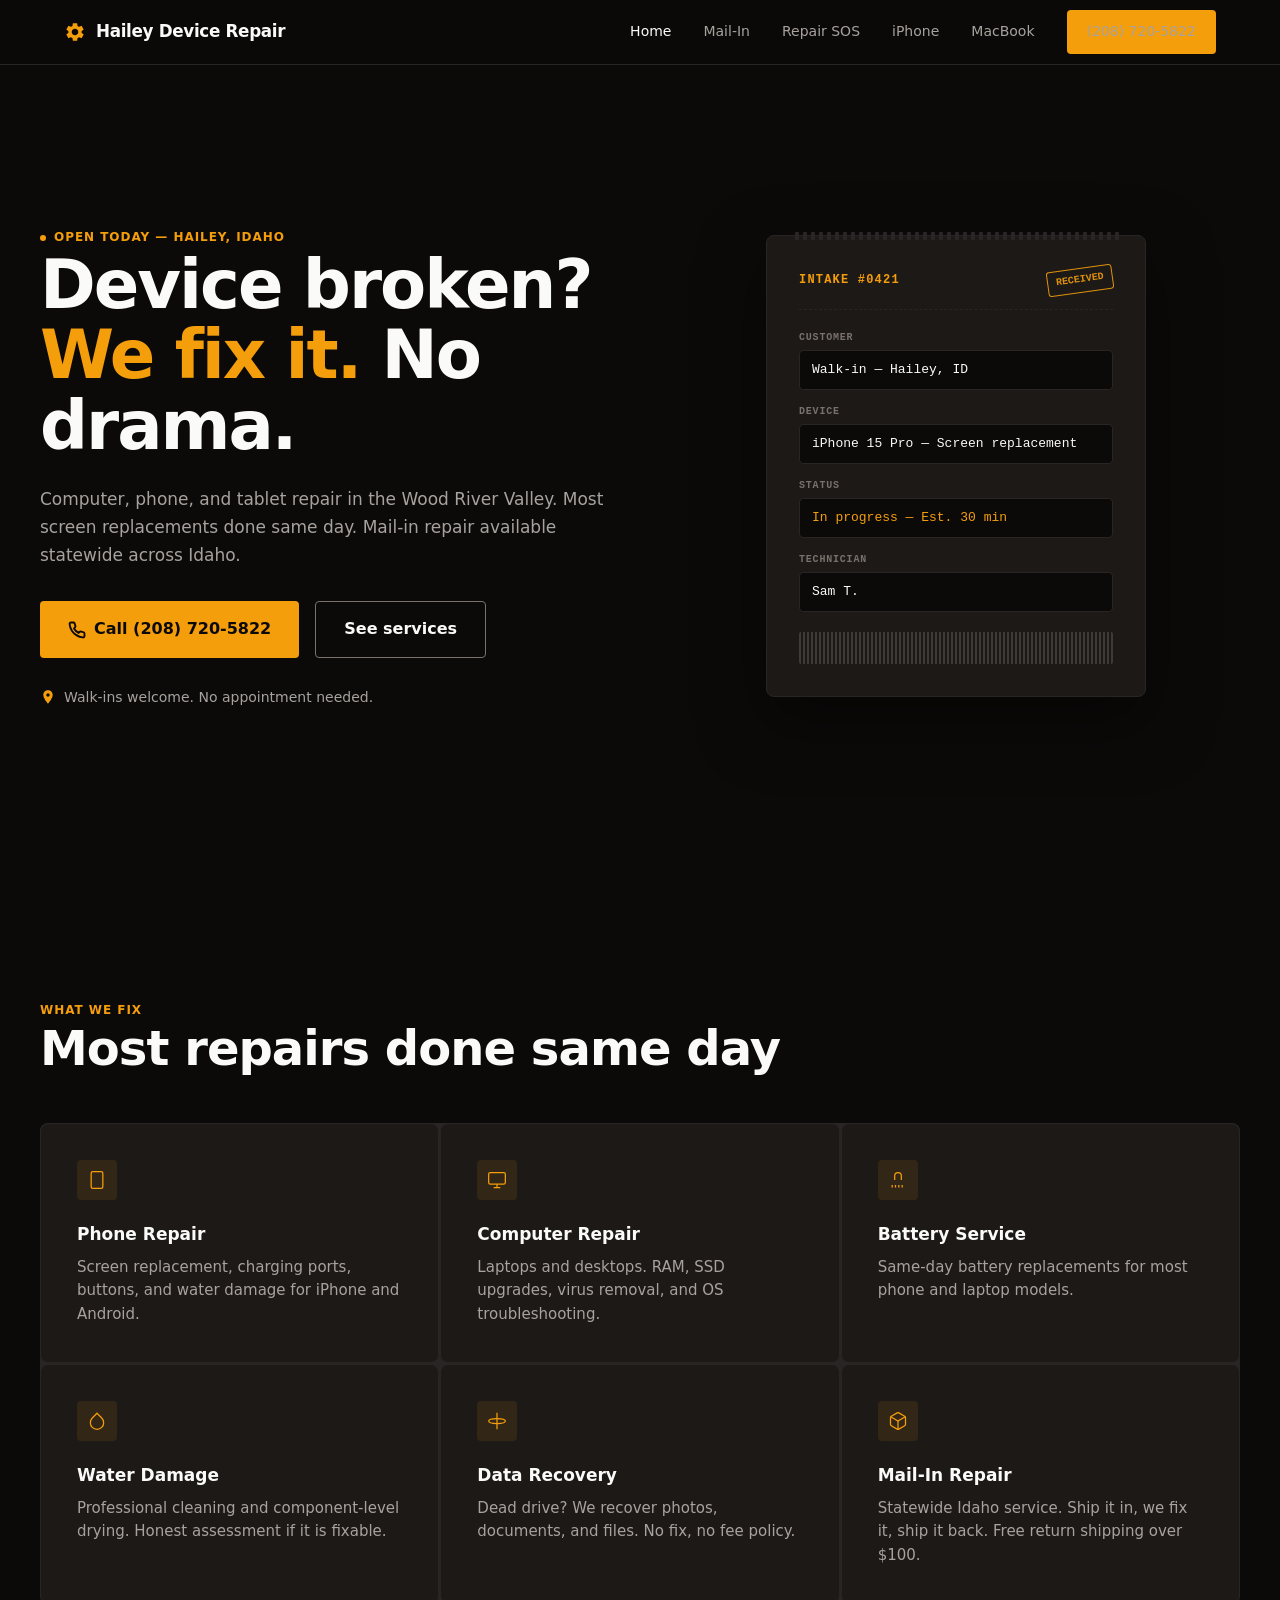
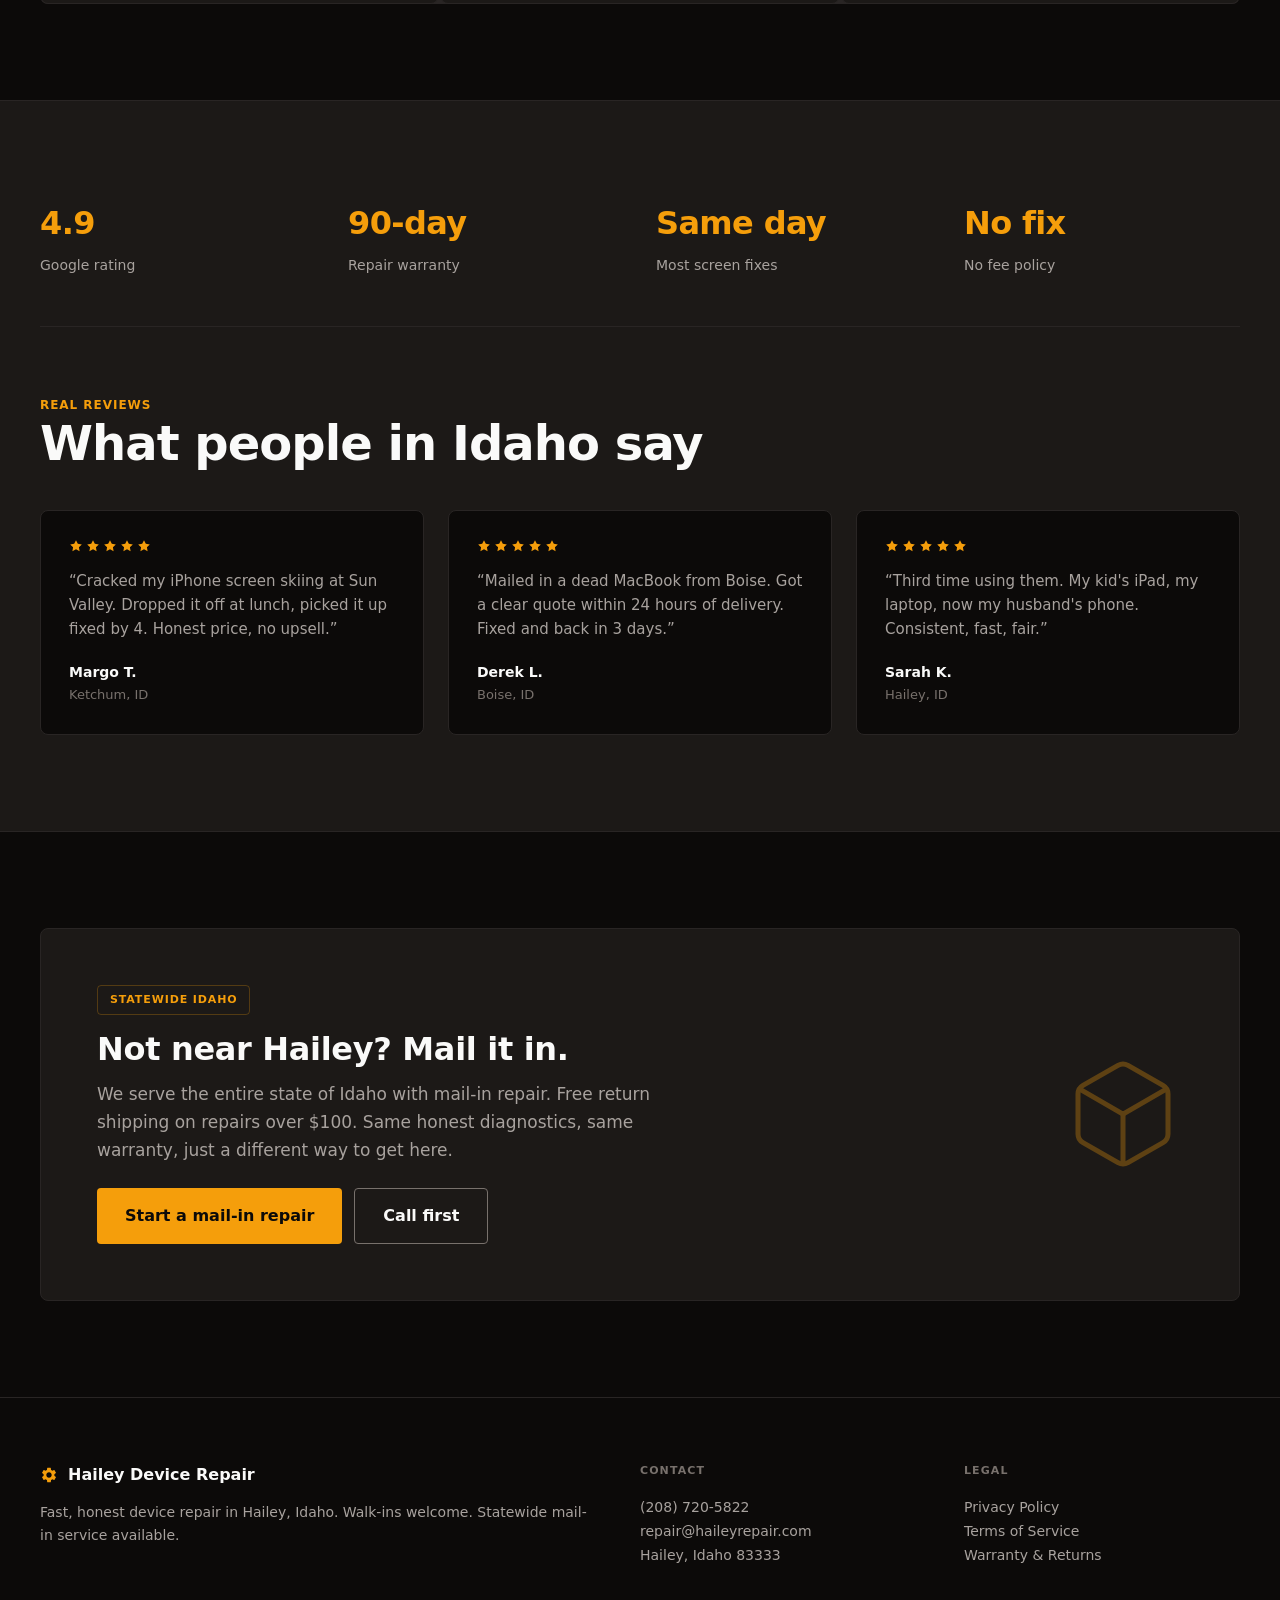
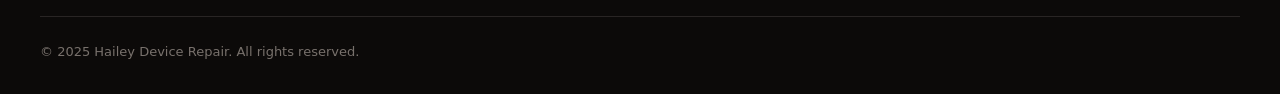
<file: index.html>
<!DOCTYPE html>
<html lang="en">
<head>
<meta charset="UTF-8">
<meta name="viewport" content="width=device-width, initial-scale=1.0">
<title>Hailey Device Repair | Computer & Phone Repair in Idaho</title>
<meta name="description" content="Fast, honest device repair in Hailey, Idaho. Screen replacement, battery service, water damage, mail-in repair statewide. Walk-ins welcome. (208) 720-5822">
<link rel="stylesheet" href="styles.css">
</head>
<body>

<!-- NAV -->
<nav class="nav">
  <div class="nav-inner">
    <a href="index.html" class="nav-brand">
      <svg viewBox="0 0 24 24"><path d="M19.14 12.94c.04-.3.06-.61.06-.94 0-.32-.02-.64-.07-.94l2.03-1.58a.49.49 0 0 0 .12-.61l-1.92-3.32a.488.488 0 0 0-.59-.22l-2.39.96c-.5-.38-1.03-.7-1.62-.94l-.36-2.54a.484.484 0 0 0-.48-.41h-3.84a.484.484 0 0 0-.48.41l-.36 2.54c-.59.24-1.13.57-1.62.94l-2.39-.96a.488.488 0 0 0-.59.22L2.74 8.87c-.12.21-.08.47.12.61l2.03 1.58c-.05.3-.09.63-.09.94s.02.64.07.94l-2.03 1.58a.49.49 0 0 0-.12.61l1.92 3.32c.12.22.37.29.59.22l2.39-.96c.5.38 1.03.7 1.62.94l.36 2.54c.05.24.27.41.48.41h3.84c.24 0 .44-.17.48-.41l.36-2.54c.59-.24 1.13-.56 1.62-.94l2.39.96c.22.08.47 0 .59-.22l1.92-3.32c.12-.22.07-.47-.12-.61l-2.01-1.58zM12 15.6c-1.98 0-3.6-1.62-3.6-3.6s1.62-3.6 3.6-3.6 3.6 1.62 3.6 3.6-1.62 3.6-3.6 3.6z"/></svg>
      Hailey Device Repair
    </a>
    <div class="nav-links">
      <a href="index.html" class="active">Home</a>
      <a href="mail-in.html">Mail-In</a>
      <a href="sos.html">Repair SOS</a>
      <a href="iphone-repair.html">iPhone</a>
      <a href="macbook-repair.html">MacBook</a>
      <a href="tel:+12087205822" class="nav-cta">(208) 720-5822</a>
    </div>
    <button class="nav-toggle" aria-label="Menu" onclick="document.querySelector('.nav-links-mobile').classList.toggle('show')">
      <svg width="24" height="24" viewBox="0 0 24 24" fill="none" stroke="currentColor" stroke-width="2"><path d="M4 6h16M4 12h16M4 18h16"/></svg>
    </button>
  </div>
  <div class="nav-links-mobile">
    <a href="index.html">Home</a>
    <a href="mail-in.html">Mail-In Repair</a>
    <a href="sos.html">Repair SOS</a>
    <a href="iphone-repair.html">iPhone Repair</a>
    <a href="macbook-repair.html">MacBook Repair</a>
    <a href="tel:+12087205822" class="nav-cta">Call (208) 720-5822</a>
  </div>
</nav>

<!-- HERO -->
<section style="min-height:100dvh;display:flex;align-items:center;padding:96px 24px 64px;position:relative;overflow:hidden;">
  <div class="section-inner" style="display:grid;grid-template-columns:1fr 1fr;gap:64px;align-items:center;">
    <div>
      <div class="label"><span class="dot"></span> Open today &mdash; Hailey, Idaho</div>
      <h1 class="display" style="margin-bottom:24px;">Device broken?<br><span class="text-amber">We fix it.</span> No drama.</h1>
      <p class="body" style="margin-bottom:32px;">Computer, phone, and tablet repair in the Wood River Valley. Most screen replacements done same day. Mail-in repair available statewide across Idaho.</p>
      <div class="flex gap-16 flex-wrap" style="margin-bottom:28px;">
        <a href="tel:+12087205822" class="btn btn-primary">
          <svg width="18" height="18" viewBox="0 0 24 24" fill="none" stroke="currentColor" stroke-width="2.5"><path d="M22 16.92v3a2 2 0 0 1-2.18 2 19.79 19.79 0 0 1-8.63-3.07 19.5 19.5 0 0 1-6-6 19.79 19.79 0 0 1-3.07-8.67A2 2 0 0 1 4.11 2h3a2 2 0 0 1 2 1.72c.127.96.361 1.903.7 2.81a2 2 0 0 1-.45 2.11L8.09 9.91a16 16 0 0 0 6 6l1.27-1.27a2 2 0 0 1 2.11-.45c.907.339 1.85.573 2.81.7A2 2 0 0 1 22 16.92z"/></svg>
          Call (208) 720-5822
        </a>
        <a href="#services" class="btn btn-secondary">See services</a>
      </div>
      <p class="text-muted" style="font-size:0.875rem;display:flex;align-items:center;gap:8px;">
        <svg width="16" height="16" viewBox="0 0 24 24" fill="var(--amber)"><path d="M12 2C8.13 2 5 5.13 5 9c0 5.25 7 13 7 13s7-7.75 7-13c0-3.87-3.13-7-7-7zm0 9.5c-1.38 0-2.5-1.12-2.5-2.5s1.12-2.5 2.5-2.5 2.5 1.12 2.5 2.5-1.12 2.5-2.5 2.5z"/></svg>
        Walk-ins welcome. No appointment needed.
      </p>
    </div>

    <div style="display:flex;justify-content:center;">
      <div class="ticket" style="max-width:380px;width:100%;">
        <div class="ticket-header">
          <h3>INTAKE #0421</h3>
          <span class="ticket-stamp">RECEIVED</span>
        </div>
        <div class="ticket-field">
          <label>Customer</label>
          <div class="value">Walk-in &mdash; Hailey, ID</div>
        </div>
        <div class="ticket-field">
          <label>Device</label>
          <div class="value">iPhone 15 Pro &mdash; Screen replacement</div>
        </div>
        <div class="ticket-field">
          <label>Status</label>
          <div class="value" style="color:var(--amber)">In progress &mdash; Est. 30 min</div>
        </div>
        <div class="ticket-field">
          <label>Technician</label>
          <div class="value">Sam T.</div>
        </div>
        <div class="ticket-barcode"></div>
      </div>
    </div>
  </div>
</section>

<!-- SERVICES -->
<section class="section" id="services">
  <div class="section-inner">
    <p class="label">What we fix</p>
    <h2 class="heading" style="margin-bottom:48px;">Most repairs done same day</h2>
    <div style="display:grid;grid-template-columns:repeat(3,1fr);gap:1px;background:var(--stone);border-radius:var(--radius-md);overflow:hidden;">
      <div class="card card-hover" style="padding:36px;">
        <div class="service-icon"><svg viewBox="0 0 24 24"><rect x="5" y="2" width="14" height="20" rx="2"/><path d="M12 18h.01"/></svg></div>
        <h3 style="font-size:1.0625rem;font-weight:700;margin-bottom:8px;">Phone Repair</h3>
        <p style="font-size:0.9375rem;color:var(--muted);line-height:1.55;">Screen replacement, charging ports, buttons, and water damage for iPhone and Android.</p>
      </div>
      <div class="card card-hover" style="padding:36px;">
        <div class="service-icon"><svg viewBox="0 0 24 24"><rect x="2" y="3" width="20" height="14" rx="2"/><path d="M8 21h8m-4-4v4"/></svg></div>
        <h3 style="font-size:1.0625rem;font-weight:700;margin-bottom:8px;">Computer Repair</h3>
        <p style="font-size:0.9375rem;color:var(--muted);line-height:1.55;">Laptops and desktops. RAM, SSD upgrades, virus removal, and OS troubleshooting.</p>
      </div>
      <div class="card card-hover" style="padding:36px;">
        <div class="service-icon"><svg viewBox="0 0 24 24"><path d="M5 18v3m4-3v3m4-3v3m4-3v3M8 12V7a4 4 0 0 1 8 0v5"/></svg></div>
        <h3 style="font-size:1.0625rem;font-weight:700;margin-bottom:8px;">Battery Service</h3>
        <p style="font-size:0.9375rem;color:var(--muted);line-height:1.55;">Same-day battery replacements for most phone and laptop models.</p>
      </div>
      <div class="card card-hover" style="padding:36px;">
        <div class="service-icon"><svg viewBox="0 0 24 24"><path d="M12 2.69l5.66 5.66a8 8 0 1 1-11.31 0z"/></svg></div>
        <h3 style="font-size:1.0625rem;font-weight:700;margin-bottom:8px;">Water Damage</h3>
        <p style="font-size:0.9375rem;color:var(--muted);line-height:1.55;">Professional cleaning and component-level drying. Honest assessment if it is fixable.</p>
      </div>
      <div class="card card-hover" style="padding:36px;">
        <div class="service-icon"><svg viewBox="0 0 24 24"><ellipse cx="12" cy="12" rx="10" ry="3"/><path d="M12 2v20"/></svg></div>
        <h3 style="font-size:1.0625rem;font-weight:700;margin-bottom:8px;">Data Recovery</h3>
        <p style="font-size:0.9375rem;color:var(--muted);line-height:1.55;">Dead drive? We recover photos, documents, and files. No fix, no fee policy.</p>
      </div>
      <div class="card card-hover" style="padding:36px;">
        <div class="service-icon"><svg viewBox="0 0 24 24"><path d="M21 16V8a2 2 0 0 0-1-1.73l-7-4a2 2 0 0 0-2 0l-7 4A2 2 0 0 0 3 8v8a2 2 0 0 0 1 1.73l7 4a2 2 0 0 0 2 0l7-4A2 2 0 0 0 21 16z"/><polyline points="3.27 6.96 12 12.01 20.73 6.96"/><line x1="12" y1="22.08" x2="12" y2="12"/></svg></div>
        <h3 style="font-size:1.0625rem;font-weight:700;margin-bottom:8px;">Mail-In Repair</h3>
        <p style="font-size:0.9375rem;color:var(--muted);line-height:1.55;">Statewide Idaho service. Ship it in, we fix it, ship it back. Free return shipping over $100.</p>
      </div>
    </div>
  </div>
</section>

<!-- TRUST -->
<section class="section section-dark" id="reviews">
  <div class="section-inner">
    <div style="display:grid;grid-template-columns:repeat(4,1fr);gap:32px;margin-bottom:64px;padding-bottom:48px;border-bottom:1px solid var(--stone);">
      <div class="stat"><div class="num">4.9</div><div class="label">Google rating</div></div>
      <div class="stat"><div class="num">90-day</div><div class="label">Repair warranty</div></div>
      <div class="stat"><div class="num">Same day</div><div class="label">Most screen fixes</div></div>
      <div class="stat"><div class="num">No fix</div><div class="label">No fee policy</div></div>
    </div>
    <p class="label">Real reviews</p>
    <h2 class="heading" style="margin-bottom:40px;">What people in Idaho say</h2>
    <div class="grid-3">
      <div class="review">
        <div class="review-stars">
          <svg viewBox="0 0 24 24"><path d="M12 2l3.09 6.26L22 9.27l-5 4.87 1.18 6.88L12 17.77l-6.18 3.25L7 14.14 2 9.27l6.91-1.01L12 2z"/></svg>
          <svg viewBox="0 0 24 24"><path d="M12 2l3.09 6.26L22 9.27l-5 4.87 1.18 6.88L12 17.77l-6.18 3.25L7 14.14 2 9.27l6.91-1.01L12 2z"/></svg>
          <svg viewBox="0 0 24 24"><path d="M12 2l3.09 6.26L22 9.27l-5 4.87 1.18 6.88L12 17.77l-6.18 3.25L7 14.14 2 9.27l6.91-1.01L12 2z"/></svg>
          <svg viewBox="0 0 24 24"><path d="M12 2l3.09 6.26L22 9.27l-5 4.87 1.18 6.88L12 17.77l-6.18 3.25L7 14.14 2 9.27l6.91-1.01L12 2z"/></svg>
          <svg viewBox="0 0 24 24"><path d="M12 2l3.09 6.26L22 9.27l-5 4.87 1.18 6.88L12 17.77l-6.18 3.25L7 14.14 2 9.27l6.91-1.01L12 2z"/></svg>
        </div>
        <p>&ldquo;Cracked my iPhone screen skiing at Sun Valley. Dropped it off at lunch, picked it up fixed by 4. Honest price, no upsell.&rdquo;</p>
        <div class="name">Margo T.</div>
        <div class="loc">Ketchum, ID</div>
      </div>
      <div class="review">
        <div class="review-stars">
          <svg viewBox="0 0 24 24"><path d="M12 2l3.09 6.26L22 9.27l-5 4.87 1.18 6.88L12 17.77l-6.18 3.25L7 14.14 2 9.27l6.91-1.01L12 2z"/></svg>
          <svg viewBox="0 0 24 24"><path d="M12 2l3.09 6.26L22 9.27l-5 4.87 1.18 6.88L12 17.77l-6.18 3.25L7 14.14 2 9.27l6.91-1.01L12 2z"/></svg>
          <svg viewBox="0 0 24 24"><path d="M12 2l3.09 6.26L22 9.27l-5 4.87 1.18 6.88L12 17.77l-6.18 3.25L7 14.14 2 9.27l6.91-1.01L12 2z"/></svg>
          <svg viewBox="0 0 24 24"><path d="M12 2l3.09 6.26L22 9.27l-5 4.87 1.18 6.88L12 17.77l-6.18 3.25L7 14.14 2 9.27l6.91-1.01L12 2z"/></svg>
          <svg viewBox="0 0 24 24"><path d="M12 2l3.09 6.26L22 9.27l-5 4.87 1.18 6.88L12 17.77l-6.18 3.25L7 14.14 2 9.27l6.91-1.01L12 2z"/></svg>
        </div>
        <p>&ldquo;Mailed in a dead MacBook from Boise. Got a clear quote within 24 hours of delivery. Fixed and back in 3 days.&rdquo;</p>
        <div class="name">Derek L.</div>
        <div class="loc">Boise, ID</div>
      </div>
      <div class="review">
        <div class="review-stars">
          <svg viewBox="0 0 24 24"><path d="M12 2l3.09 6.26L22 9.27l-5 4.87 1.18 6.88L12 17.77l-6.18 3.25L7 14.14 2 9.27l6.91-1.01L12 2z"/></svg>
          <svg viewBox="0 0 24 24"><path d="M12 2l3.09 6.26L22 9.27l-5 4.87 1.18 6.88L12 17.77l-6.18 3.25L7 14.14 2 9.27l6.91-1.01L12 2z"/></svg>
          <svg viewBox="0 0 24 24"><path d="M12 2l3.09 6.26L22 9.27l-5 4.87 1.18 6.88L12 17.77l-6.18 3.25L7 14.14 2 9.27l6.91-1.01L12 2z"/></svg>
          <svg viewBox="0 0 24 24"><path d="M12 2l3.09 6.26L22 9.27l-5 4.87 1.18 6.88L12 17.77l-6.18 3.25L7 14.14 2 9.27l6.91-1.01L12 2z"/></svg>
          <svg viewBox="0 0 24 24"><path d="M12 2l3.09 6.26L22 9.27l-5 4.87 1.18 6.88L12 17.77l-6.18 3.25L7 14.14 2 9.27l6.91-1.01L12 2z"/></svg>
        </div>
        <p>&ldquo;Third time using them. My kid's iPad, my laptop, now my husband's phone. Consistent, fast, fair.&rdquo;</p>
        <div class="name">Sarah K.</div>
        <div class="loc">Hailey, ID</div>
      </div>
    </div>
  </div>
</section>

<!-- MAIL IN CTA -->
<section class="section" id="mailin">
  <div class="section-inner">
    <div class="card" style="padding:56px;display:grid;grid-template-columns:1fr auto;gap:48px;align-items:center;">
      <div>
        <div class="badge" style="margin-bottom:16px;">Statewide Idaho</div>
        <h3 class="heading-sm" style="margin-bottom:12px;">Not near Hailey? Mail it in.</h3>
        <p class="body">We serve the entire state of Idaho with mail-in repair. Free return shipping on repairs over $100. Same honest diagnostics, same warranty, just a different way to get here.</p>
        <div class="flex gap-12 flex-wrap mt-24">
          <a href="mail-in.html" class="btn btn-primary">Start a mail-in repair</a>
          <a href="tel:+12087205822" class="btn btn-secondary">Call first</a>
        </div>
      </div>
      <div style="display:flex;align-items:center;justify-content:center;">
        <svg width="120" height="120" viewBox="0 0 24 24" fill="none" stroke="var(--amber)" stroke-width="1" opacity="0.3">
          <path d="M21 16V8a2 2 0 0 0-1-1.73l-7-4a2 2 0 0 0-2 0l-7 4A2 2 0 0 0 3 8v8a2 2 0 0 0 1 1.73l7 4a2 2 0 0 0 2 0l7-4A2 2 0 0 0 21 16z"/>
          <polyline points="3.27 6.96 12 12.01 20.73 6.96"/>
          <line x1="12" y1="22.08" x2="12" y2="12"/>
        </svg>
      </div>
    </div>
  </div>
</section>

<!-- FOOTER -->
<footer class="footer">
  <div class="footer-inner">
    <div class="footer-grid">
      <div>
        <div class="footer-brand">
          <svg viewBox="0 0 24 24"><path d="M19.14 12.94c.04-.3.06-.61.06-.94 0-.32-.02-.64-.07-.94l2.03-1.58a.49.49 0 0 0 .12-.61l-1.92-3.32a.488.488 0 0 0-.59-.22l-2.39.96c-.5-.38-1.03-.7-1.62-.94l-.36-2.54a.484.484 0 0 0-.48-.41h-3.84a.484.484 0 0 0-.48.41l-.36 2.54c-.59.24-1.13.57-1.62.94l-2.39-.96a.488.488 0 0 0-.59.22L2.74 8.87c-.12.21-.08.47.12.61l2.03 1.58c-.05.3-.09.63-.09.94s.02.64.07.94l-2.03 1.58a.49.49 0 0 0-.12.61l1.92 3.32c.12.22.37.29.59.22l2.39-.96c.5.38 1.03.7 1.62.94l.36 2.54c.05.24.27.41.48.41h3.84c.24 0 .44-.17.48-.41l.36-2.54c.59-.24 1.13-.56 1.62-.94l2.39.96c.22.08.47 0 .59-.22l1.92-3.32c.12-.22.07-.47-.12-.61l-2.01-1.58zM12 15.6c-1.98 0-3.6-1.62-3.6-3.6s1.62-3.6 3.6-3.6 3.6 1.62 3.6 3.6-1.62 3.6-3.6 3.6z"/></svg>
          Hailey Device Repair
        </div>
        <p>Fast, honest device repair in Hailey, Idaho. Walk-ins welcome. Statewide mail-in service available.</p>
      </div>
      <div>
        <h4>Contact</h4>
        <p><a href="tel:+12087205822">(208) 720-5822</a></p>
        <p><a href="mailto:repair@haileyrepair.com">repair@haileyrepair.com</a></p>
        <p>Hailey, Idaho 83333</p>
      </div>
      <div>
        <h4>Legal</h4>
        <p><a href="#">Privacy Policy</a></p>
        <p><a href="#">Terms of Service</a></p>
        <p><a href="#">Warranty &amp; Returns</a></p>
      </div>
    </div>
    <div class="footer-bottom">
      &copy; 2025 Hailey Device Repair. All rights reserved.
    </div>
  </div>
</footer>

</body>
</html>
</file>
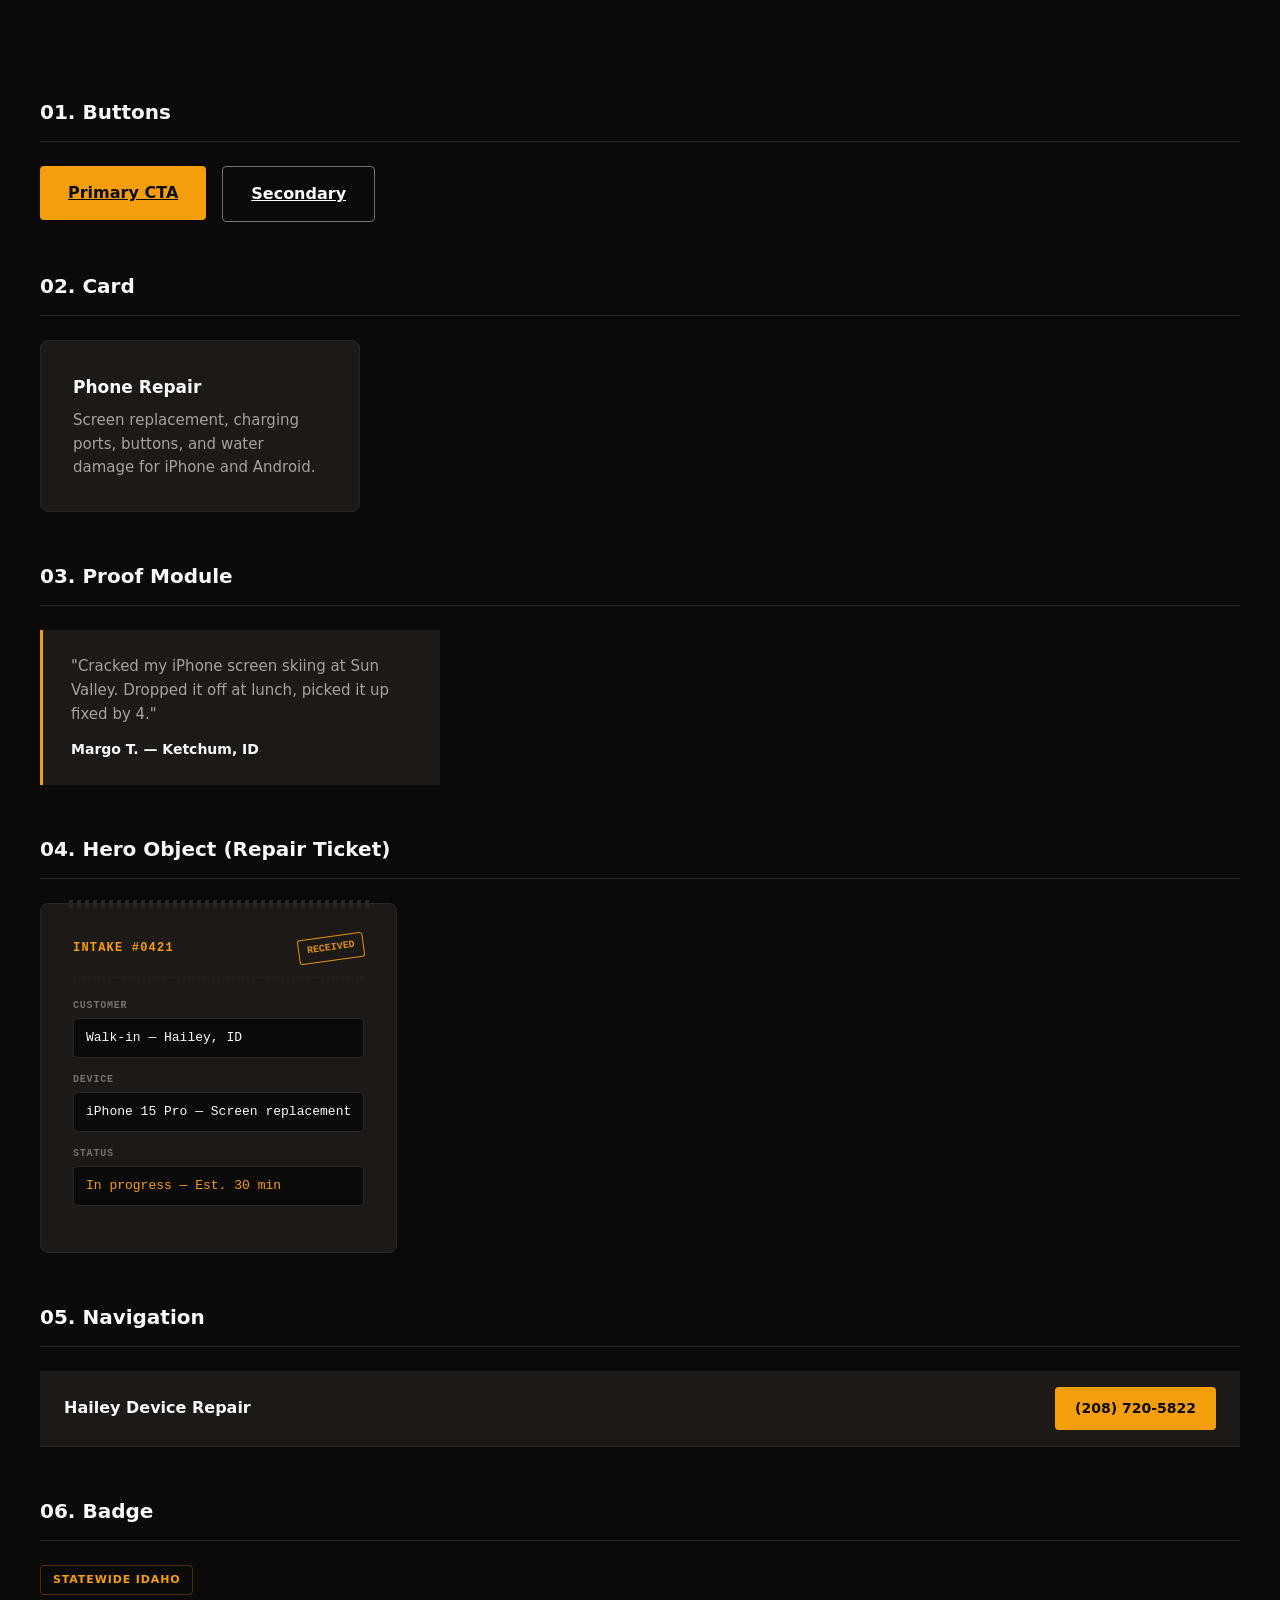
<file: component-library.html>
<!DOCTYPE html>
<html lang="en">
<head>
<meta charset="UTF-8">
<meta name="viewport" content="width=device-width, initial-scale=1.0">
<title>Hailey Device Repair — Component Library</title>
<style>
  *,*::before,*::after{box-sizing:border-box;margin:0}
  :root{
    --ink:#0c0a09;--charcoal:#1c1917;--stone:#292524;
    --amber:#f59e0b;--amber-glow:#fbbf24;--cream:#fafaf9;
    --muted:#a8a29e;--steel:#78716c;
  }
  body{font-family:system-ui,-apple-system,Segoe UI,Roboto,sans-serif;background:var(--ink);color:var(--cream);line-height:1.65;padding:48px 24px}
  .container{max-width:1200px;margin:0 auto}
  h2{font-size:1.25rem;font-weight:700;margin:48px 0 24px;padding-bottom:12px;border-bottom:1px solid var(--stone)}
  .row{display:flex;gap:16px;flex-wrap:wrap;margin-bottom:24px;align-items:flex-start}

  /* Buttons */
  .btn-primary{display:inline-flex;align-items:center;gap:8px;background:var(--amber);color:var(--ink);padding:14px 28px;border-radius:4px;font-weight:700;font-size:1rem;transition:background .15s,transform .15s}
  .btn-primary:hover{background:var(--amber-glow);transform:translateY(-1px)}
  .btn-secondary{display:inline-flex;align-items:center;gap:8px;background:transparent;color:var(--cream);border:1px solid var(--steel);padding:14px 28px;border-radius:4px;font-weight:600;font-size:1rem;transition:border-color .15s}
  .btn-secondary:hover{border-color:var(--muted)}

  /* Card */
  .card{background:var(--charcoal);border:1px solid var(--stone);border-radius:8px;padding:32px;max-width:320px}
  .card h3{font-size:1.0625rem;font-weight:700;margin-bottom:8px}
  .card p{font-size:0.9375rem;color:var(--muted);line-height:1.55}

  /* Proof module */
  .proof{background:var(--charcoal);border-left:3px solid var(--amber);padding:24px 28px;max-width:400px}
  .proof p{font-size:0.9375rem;color:var(--muted);line-height:1.6;margin-bottom:12px}
  .proof .name{font-size:0.875rem;font-weight:600}

  /* Ticket */
  .ticket{background:var(--charcoal);border:1px solid var(--stone);border-radius:8px;padding:32px;max-width:360px;position:relative}
  .ticket::before{content:"";position:absolute;top:0;left:24px;right:24px;height:8px;background:repeating-linear-gradient(90deg,transparent,transparent 4px,var(--stone) 4px,var(--stone) 8px);transform:translateY(-4px)}
  .ticket-header{display:flex;align-items:center;justify-content:space-between;margin-bottom:20px;padding-bottom:16px;border-bottom:1px dashed var(--stone)}
  .ticket-header h3{font-family:ui-monospace,SFMono-Regular,Menlo,monospace;font-size:0.75rem;font-weight:700;text-transform:uppercase;letter-spacing:0.1em;color:var(--amber)}
  .ticket-stamp{font-family:ui-monospace,SFMono-Regular,Menlo,monospace;font-size:0.625rem;font-weight:700;color:var(--amber);border:1.5px solid var(--amber);padding:3px 8px;border-radius:3px;transform:rotate(-8deg);opacity:.9}
  .ticket-field{margin-bottom:14px}
  .ticket-field label{display:block;font-family:ui-monospace,SFMono-Regular,Menlo,monospace;font-size:0.625rem;font-weight:600;text-transform:uppercase;letter-spacing:0.08em;color:var(--steel);margin-bottom:4px}
  .ticket-field .value{font-family:ui-monospace,SFMono-Regular,Menlo,monospace;font-size:0.8125rem;color:var(--cream);background:var(--ink);padding:8px 12px;border-radius:4px;border:1px solid var(--stone)}

  /* Nav */
  .nav{background:var(--charcoal);border-bottom:1px solid var(--stone);padding:16px 24px;display:flex;align-items:center;justify-content:space-between}
  .nav-brand{display:flex;align-items:center;gap:10px;font-weight:800}
  .nav-cta{background:var(--amber);color:var(--ink);padding:10px 20px;border-radius:4px;font-size:0.875rem;font-weight:700}

  /* Badge */
  .badge{display:inline-flex;align-items:center;gap:6px;font-size:0.6875rem;font-weight:700;text-transform:uppercase;letter-spacing:0.08em;color:var(--amber);border:1px solid rgba(245,158,11,0.25);padding:5px 12px;border-radius:4px}
</style>
</head>
<body>
<div class="container">

<h2>01. Buttons</h2>
<div class="row">
  <a href="#" class="btn-primary">Primary CTA</a>
  <a href="#" class="btn-secondary">Secondary</a>
</div>

<h2>02. Card</h2>
<div class="row">
  <div class="card">
    <h3>Phone Repair</h3>
    <p>Screen replacement, charging ports, buttons, and water damage for iPhone and Android.</p>
  </div>
</div>

<h2>03. Proof Module</h2>
<div class="row">
  <div class="proof">
    <p>"Cracked my iPhone screen skiing at Sun Valley. Dropped it off at lunch, picked it up fixed by 4."</p>
    <div class="name">Margo T. — Ketchum, ID</div>
  </div>
</div>

<h2>04. Hero Object (Repair Ticket)</h2>
<div class="row">
  <div class="ticket">
    <div class="ticket-header">
      <h3>INTAKE #0421</h3>
      <span class="ticket-stamp">RECEIVED</span>
    </div>
    <div class="ticket-field">
      <label>Customer</label>
      <div class="value">Walk-in — Hailey, ID</div>
    </div>
    <div class="ticket-field">
      <label>Device</label>
      <div class="value">iPhone 15 Pro — Screen replacement</div>
    </div>
    <div class="ticket-field">
      <label>Status</label>
      <div class="value" style="color:var(--amber)">In progress — Est. 30 min</div>
    </div>
  </div>
</div>

<h2>05. Navigation</h2>
<div class="row" style="width:100%">
  <div class="nav" style="width:100%">
    <div class="nav-brand">Hailey Device Repair</div>
    <div class="nav-cta">(208) 720-5822</div>
  </div>
</div>

<h2>06. Badge</h2>
<div class="row">
  <span class="badge">Statewide Idaho</span>
</div>

</div>
</body>
</html>
</file>
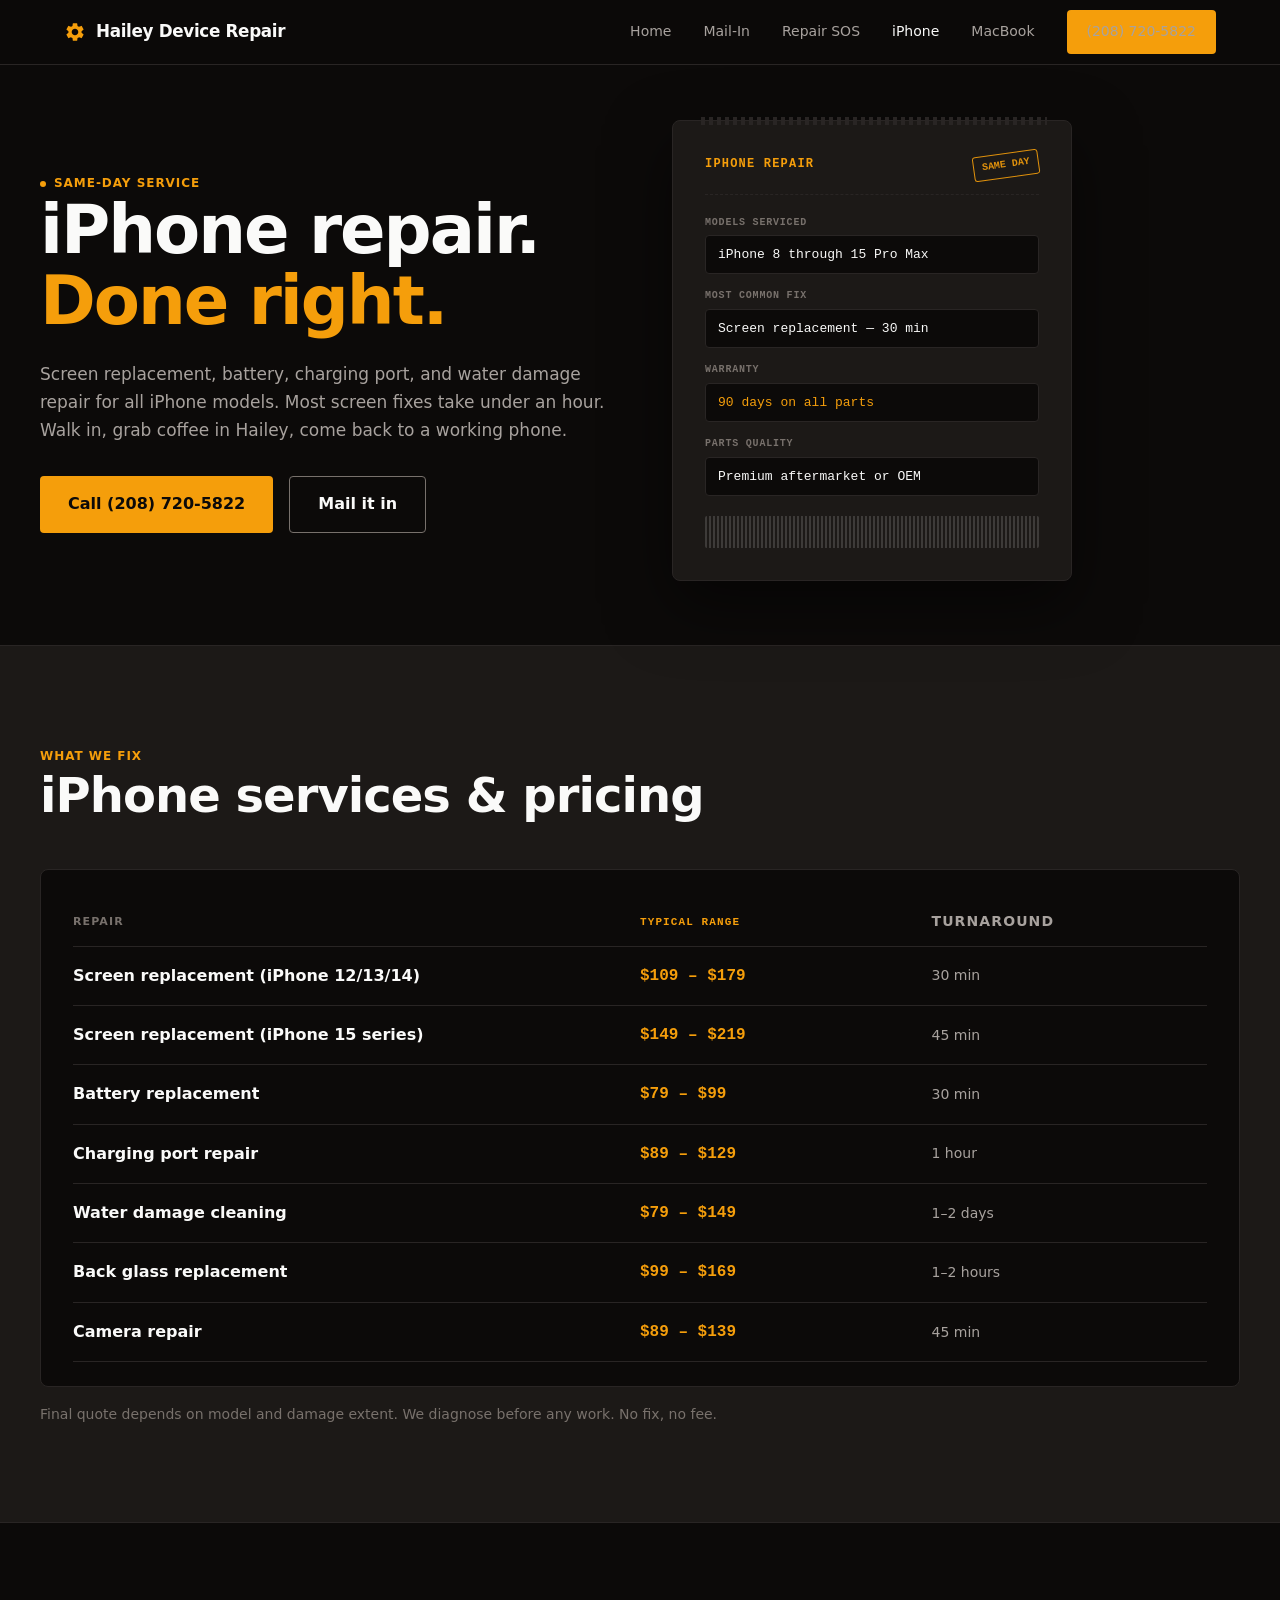
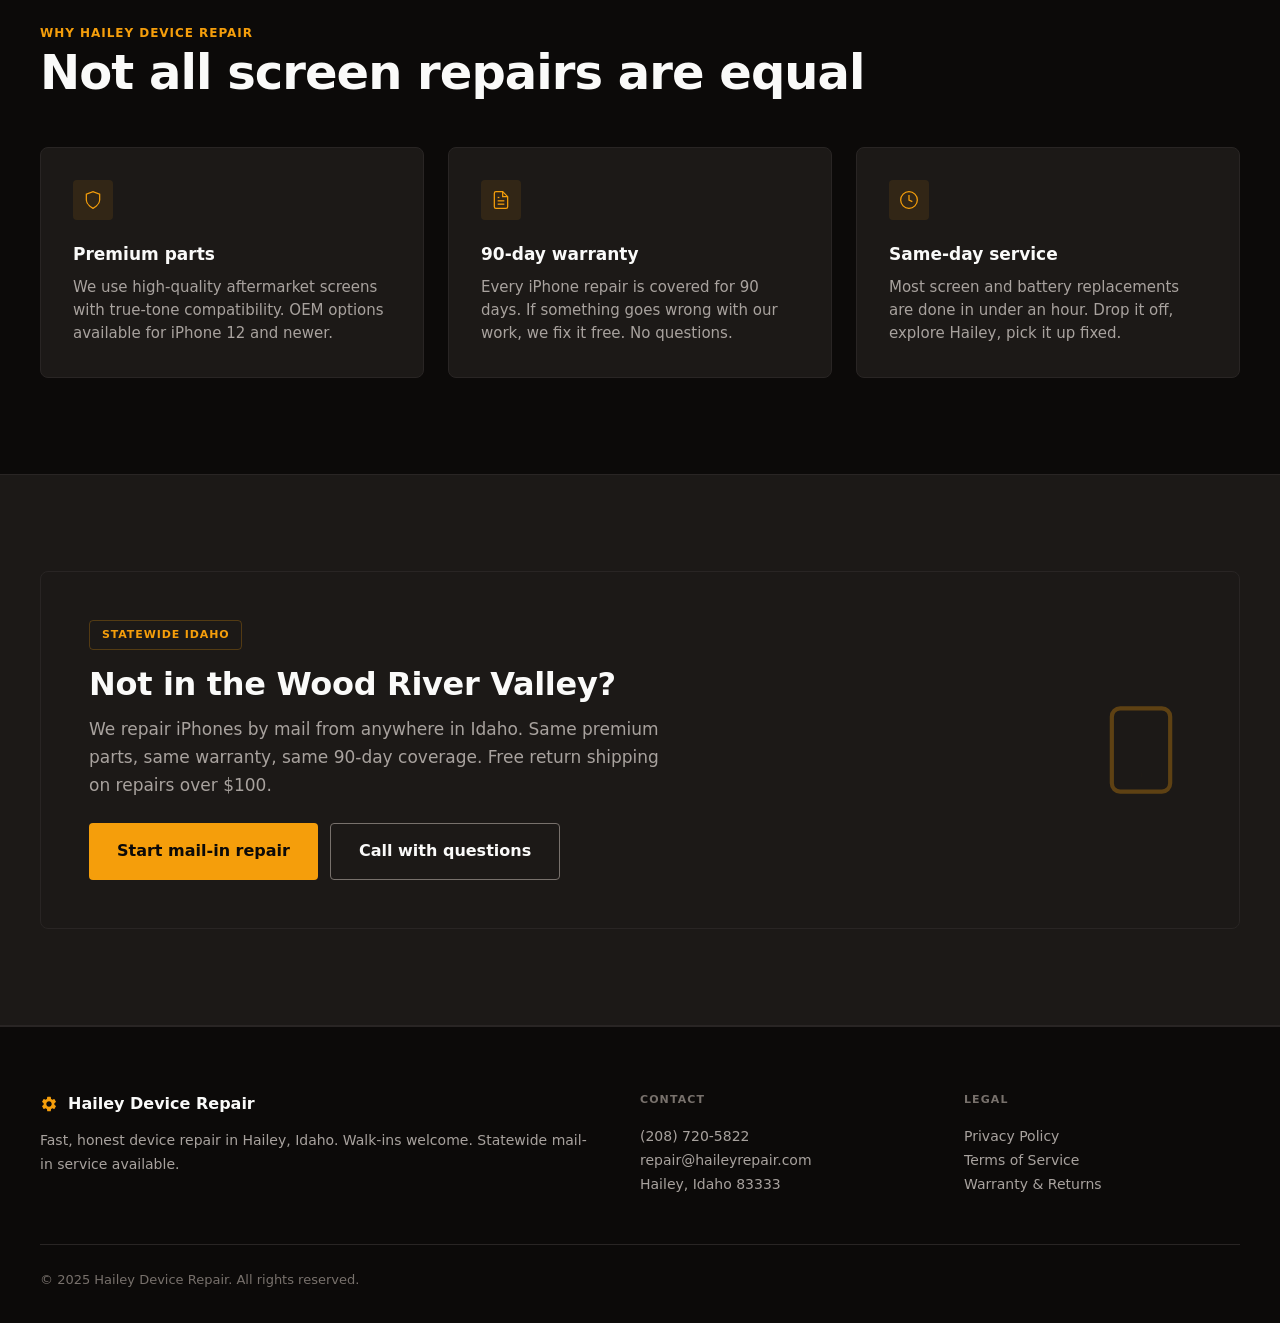
<file: iphone-repair.html>
<!DOCTYPE html>
<html lang="en">
<head>
<meta charset="UTF-8">
<meta name="viewport" content="width=device-width, initial-scale=1.0">
<title>iPhone Repair Hailey Idaho | Screen, Battery, Water Damage | Hailey Device Repair</title>
<meta name="description" content="iPhone repair in Hailey, Idaho. Screen replacement, battery, charging port, water damage. Same-day service for most models. Mail-in from anywhere in Idaho. (208) 720-5822">
<link rel="stylesheet" href="styles.css">
</head>
<body>

<nav class="nav">
  <div class="nav-inner">
    <a href="index.html" class="nav-brand">
      <svg viewBox="0 0 24 24"><path d="M19.14 12.94c.04-.3.06-.61.06-.94 0-.32-.02-.64-.07-.94l2.03-1.58a.49.49 0 0 0 .12-.61l-1.92-3.32a.488.488 0 0 0-.59-.22l-2.39.96c-.5-.38-1.03-.7-1.62-.94l-.36-2.54a.484.484 0 0 0-.48-.41h-3.84a.484.484 0 0 0-.48.41l-.36 2.54c-.59.24-1.13.57-1.62.94l-2.39-.96a.488.488 0 0 0-.59.22L2.74 8.87c-.12.21-.08.47.12.61l2.03 1.58c-.05.3-.09.63-.09.94s.02.64.07.94l-2.03 1.58a.49.49 0 0 0-.12.61l1.92 3.32c.12.22.37.29.59.22l2.39-.96c.5.38 1.03.7 1.62.94l.36 2.54c.05.24.27.41.48.41h3.84c.24 0 .44-.17.48-.41l.36-2.54c.59-.24 1.13-.56 1.62-.94l2.39.96c.22.08.47 0 .59-.22l1.92-3.32c.12-.22.07-.47-.12-.61l-2.01-1.58zM12 15.6c-1.98 0-3.6-1.62-3.6-3.6s1.62-3.6 3.6-3.6 3.6 1.62 3.6 3.6-1.62 3.6-3.6 3.6z"/></svg>
      Hailey Device Repair
    </a>
    <div class="nav-links">
      <a href="index.html">Home</a>
      <a href="mail-in.html">Mail-In</a>
      <a href="sos.html">Repair SOS</a>
      <a href="iphone-repair.html" class="active">iPhone</a>
      <a href="macbook-repair.html">MacBook</a>
      <a href="tel:+12087205822" class="nav-cta">(208) 720-5822</a>
    </div>
    <button class="nav-toggle" aria-label="Menu" onclick="document.querySelector('.nav-links-mobile').classList.toggle('show')">
      <svg width="24" height="24" viewBox="0 0 24 24" fill="none" stroke="currentColor" stroke-width="2"><path d="M4 6h16M4 12h16M4 18h16"/></svg>
    </button>
  </div>
  <div class="nav-links-mobile">
    <a href="index.html">Home</a>
    <a href="mail-in.html">Mail-In Repair</a>
    <a href="sos.html">Repair SOS</a>
    <a href="iphone-repair.html">iPhone Repair</a>
    <a href="macbook-repair.html">MacBook Repair</a>
    <a href="tel:+12087205822" class="nav-cta">Call (208) 720-5822</a>
  </div>
</nav>

<!-- HERO -->
<section style="min-height:70dvh;display:flex;align-items:center;padding:120px 24px 64px;">
  <div class="section-inner" style="display:grid;grid-template-columns:1fr 1fr;gap:64px;align-items:center;">
    <div>
      <div class="label"><span class="dot"></span> Same-day service</div>
      <h1 class="display" style="margin-bottom:24px;">iPhone repair.<br><span class="text-amber">Done right.</span></h1>
      <p class="body" style="margin-bottom:32px;">Screen replacement, battery, charging port, and water damage repair for all iPhone models. Most screen fixes take under an hour. Walk in, grab coffee in Hailey, come back to a working phone.</p>
      <div class="flex gap-16 flex-wrap">
        <a href="tel:+12087205822" class="btn btn-primary">Call (208) 720-5822</a>
        <a href="mail-in.html" class="btn btn-secondary">Mail it in</a>
      </div>
    </div>
    <div class="ticket" style="max-width:400px;width:100%;">
      <div class="ticket-header">
        <h3>IPHONE REPAIR</h3>
        <span class="ticket-stamp">SAME DAY</span>
      </div>
      <div class="ticket-field">
        <label>Models serviced</label>
        <div class="value">iPhone 8 through 15 Pro Max</div>
      </div>
      <div class="ticket-field">
        <label>Most common fix</label>
        <div class="value">Screen replacement &mdash; 30 min</div>
      </div>
      <div class="ticket-field">
        <label>Warranty</label>
        <div class="value" style="color:var(--amber)">90 days on all parts</div>
      </div>
      <div class="ticket-field">
        <label>Parts quality</label>
        <div class="value">Premium aftermarket or OEM</div>
      </div>
      <div class="ticket-barcode"></div>
    </div>
  </div>
</section>

<!-- SERVICES -->
<section class="section section-dark">
  <div class="section-inner">
    <p class="label">What we fix</p>
    <h2 class="heading" style="margin-bottom:48px;">iPhone services & pricing</h2>
    <div style="background:var(--ink);border:1px solid var(--stone);border-radius:var(--radius-md);padding:24px 32px;">
      <div class="pricing-row header"><div class="service">Repair</div><div class="price">Typical range</div><div class="time">Turnaround</div></div>
      <div class="pricing-row"><div class="service">Screen replacement (iPhone 12/13/14)</div><div class="price">$109 &ndash; $179</div><div class="time">30 min</div></div>
      <div class="pricing-row"><div class="service">Screen replacement (iPhone 15 series)</div><div class="price">$149 &ndash; $219</div><div class="time">45 min</div></div>
      <div class="pricing-row"><div class="service">Battery replacement</div><div class="price">$79 &ndash; $99</div><div class="time">30 min</div></div>
      <div class="pricing-row"><div class="service">Charging port repair</div><div class="price">$89 &ndash; $129</div><div class="time">1 hour</div></div>
      <div class="pricing-row"><div class="service">Water damage cleaning</div><div class="price">$79 &ndash; $149</div><div class="time">1&ndash;2 days</div></div>
      <div class="pricing-row"><div class="service">Back glass replacement</div><div class="price">$99 &ndash; $169</div><div class="time">1&ndash;2 hours</div></div>
      <div class="pricing-row"><div class="service">Camera repair</div><div class="price">$89 &ndash; $139</div><div class="time">45 min</div></div>
    </div>
    <p style="font-size:0.875rem;color:var(--steel);margin-top:16px;">Final quote depends on model and damage extent. We diagnose before any work. No fix, no fee.</p>
  </div>
</section>

<!-- WHY US -->
<section class="section">
  <div class="section-inner">
    <p class="label">Why Hailey Device Repair</p>
    <h2 class="heading" style="margin-bottom:48px;">Not all screen repairs are equal</h2>
    <div class="grid-3">
      <div class="card">
        <div class="service-icon"><svg viewBox="0 0 24 24"><path d="M12 22s8-4 8-10V5l-8-3-8 3v7c0 6 8 10 8 10z"/></svg></div>
        <h3 style="font-size:1.0625rem;font-weight:700;margin-bottom:8px;">Premium parts</h3>
        <p style="font-size:0.9375rem;color:var(--muted);line-height:1.55;">We use high-quality aftermarket screens with true-tone compatibility. OEM options available for iPhone 12 and newer.</p>
      </div>
      <div class="card">
        <div class="service-icon"><svg viewBox="0 0 24 24"><path d="M14 2H6a2 2 0 0 0-2 2v16a2 2 0 0 0 2 2h12a2 2 0 0 0 2-2V8z"/><polyline points="14 2 14 8 20 8"/><line x1="16" y1="13" x2="8" y2="13"/><line x1="16" y1="17" x2="8" y2="17"/><polyline points="10 9 9 9 8 9"/></svg></div>
        <h3 style="font-size:1.0625rem;font-weight:700;margin-bottom:8px;">90-day warranty</h3>
        <p style="font-size:0.9375rem;color:var(--muted);line-height:1.55;">Every iPhone repair is covered for 90 days. If something goes wrong with our work, we fix it free. No questions.</p>
      </div>
      <div class="card">
        <div class="service-icon"><svg viewBox="0 0 24 24"><circle cx="12" cy="12" r="10"/><polyline points="12 6 12 12 16 14"/></svg></div>
        <h3 style="font-size:1.0625rem;font-weight:700;margin-bottom:8px;">Same-day service</h3>
        <p style="font-size:0.9375rem;color:var(--muted);line-height:1.55;">Most screen and battery replacements are done in under an hour. Drop it off, explore Hailey, pick it up fixed.</p>
      </div>
    </div>
  </div>
</section>

<!-- MAIL-IN CTA -->
<section class="section section-dark">
  <div class="section-inner">
    <div class="card" style="padding:48px;display:grid;grid-template-columns:1fr auto;gap:48px;align-items:center;">
      <div>
        <div class="badge" style="margin-bottom:16px;">Statewide Idaho</div>
        <h3 class="heading-sm" style="margin-bottom:12px;">Not in the Wood River Valley?</h3>
        <p class="body">We repair iPhones by mail from anywhere in Idaho. Same premium parts, same warranty, same 90-day coverage. Free return shipping on repairs over $100.</p>
        <div class="flex gap-12 flex-wrap mt-24">
          <a href="mail-in.html" class="btn btn-primary">Start mail-in repair</a>
          <a href="tel:+12087205822" class="btn btn-secondary">Call with questions</a>
        </div>
      </div>
      <div style="display:flex;align-items:center;justify-content:center;">
        <svg width="100" height="100" viewBox="0 0 24 24" fill="none" stroke="var(--amber)" stroke-width="1" opacity="0.3">
          <rect x="5" y="2" width="14" height="20" rx="2"/><path d="M12 18h.01"/>
        </svg>
      </div>
    </div>
  </div>
</section>

<!-- FOOTER -->
<footer class="footer">
  <div class="footer-inner">
    <div class="footer-grid">
      <div>
        <div class="footer-brand">
          <svg viewBox="0 0 24 24"><path d="M19.14 12.94c.04-.3.06-.61.06-.94 0-.32-.02-.64-.07-.94l2.03-1.58a.49.49 0 0 0 .12-.61l-1.92-3.32a.488.488 0 0 0-.59-.22l-2.39.96c-.5-.38-1.03-.7-1.62-.94l-.36-2.54a.484.484 0 0 0-.48-.41h-3.84a.484.484 0 0 0-.48.41l-.36 2.54c-.59.24-1.13.57-1.62.94l-2.39-.96a.488.488 0 0 0-.59.22L2.74 8.87c-.12.21-.08.47.12.61l2.03 1.58c-.05.3-.09.63-.09.94s.02.64.07.94l-2.03 1.58a.49.49 0 0 0-.12.61l1.92 3.32c.12.22.37.29.59.22l2.39-.96c.5.38 1.03.7 1.62.94l.36 2.54c.05.24.27.41.48.41h3.84c.24 0 .44-.17.48-.41l.36-2.54c.59-.24 1.13-.56 1.62-.94l2.39.96c.22.08.47 0 .59-.22l1.92-3.32c.12-.22.07-.47-.12-.61l-2.01-1.58zM12 15.6c-1.98 0-3.6-1.62-3.6-3.6s1.62-3.6 3.6-3.6 3.6 1.62 3.6 3.6-1.62 3.6-3.6 3.6z"/></svg>
          Hailey Device Repair
        </div>
        <p>Fast, honest device repair in Hailey, Idaho. Walk-ins welcome. Statewide mail-in service available.</p>
      </div>
      <div>
        <h4>Contact</h4>
        <p><a href="tel:+12087205822">(208) 720-5822</a></p>
        <p><a href="mailto:repair@haileyrepair.com">repair@haileyrepair.com</a></p>
        <p>Hailey, Idaho 83333</p>
      </div>
      <div>
        <h4>Legal</h4>
        <p><a href="#">Privacy Policy</a></p>
        <p><a href="#">Terms of Service</a></p>
        <p><a href="#">Warranty &amp; Returns</a></p>
      </div>
    </div>
    <div class="footer-bottom">
      &copy; 2025 Hailey Device Repair. All rights reserved.
    </div>
  </div>
</footer>

</body>
</html>
</file>
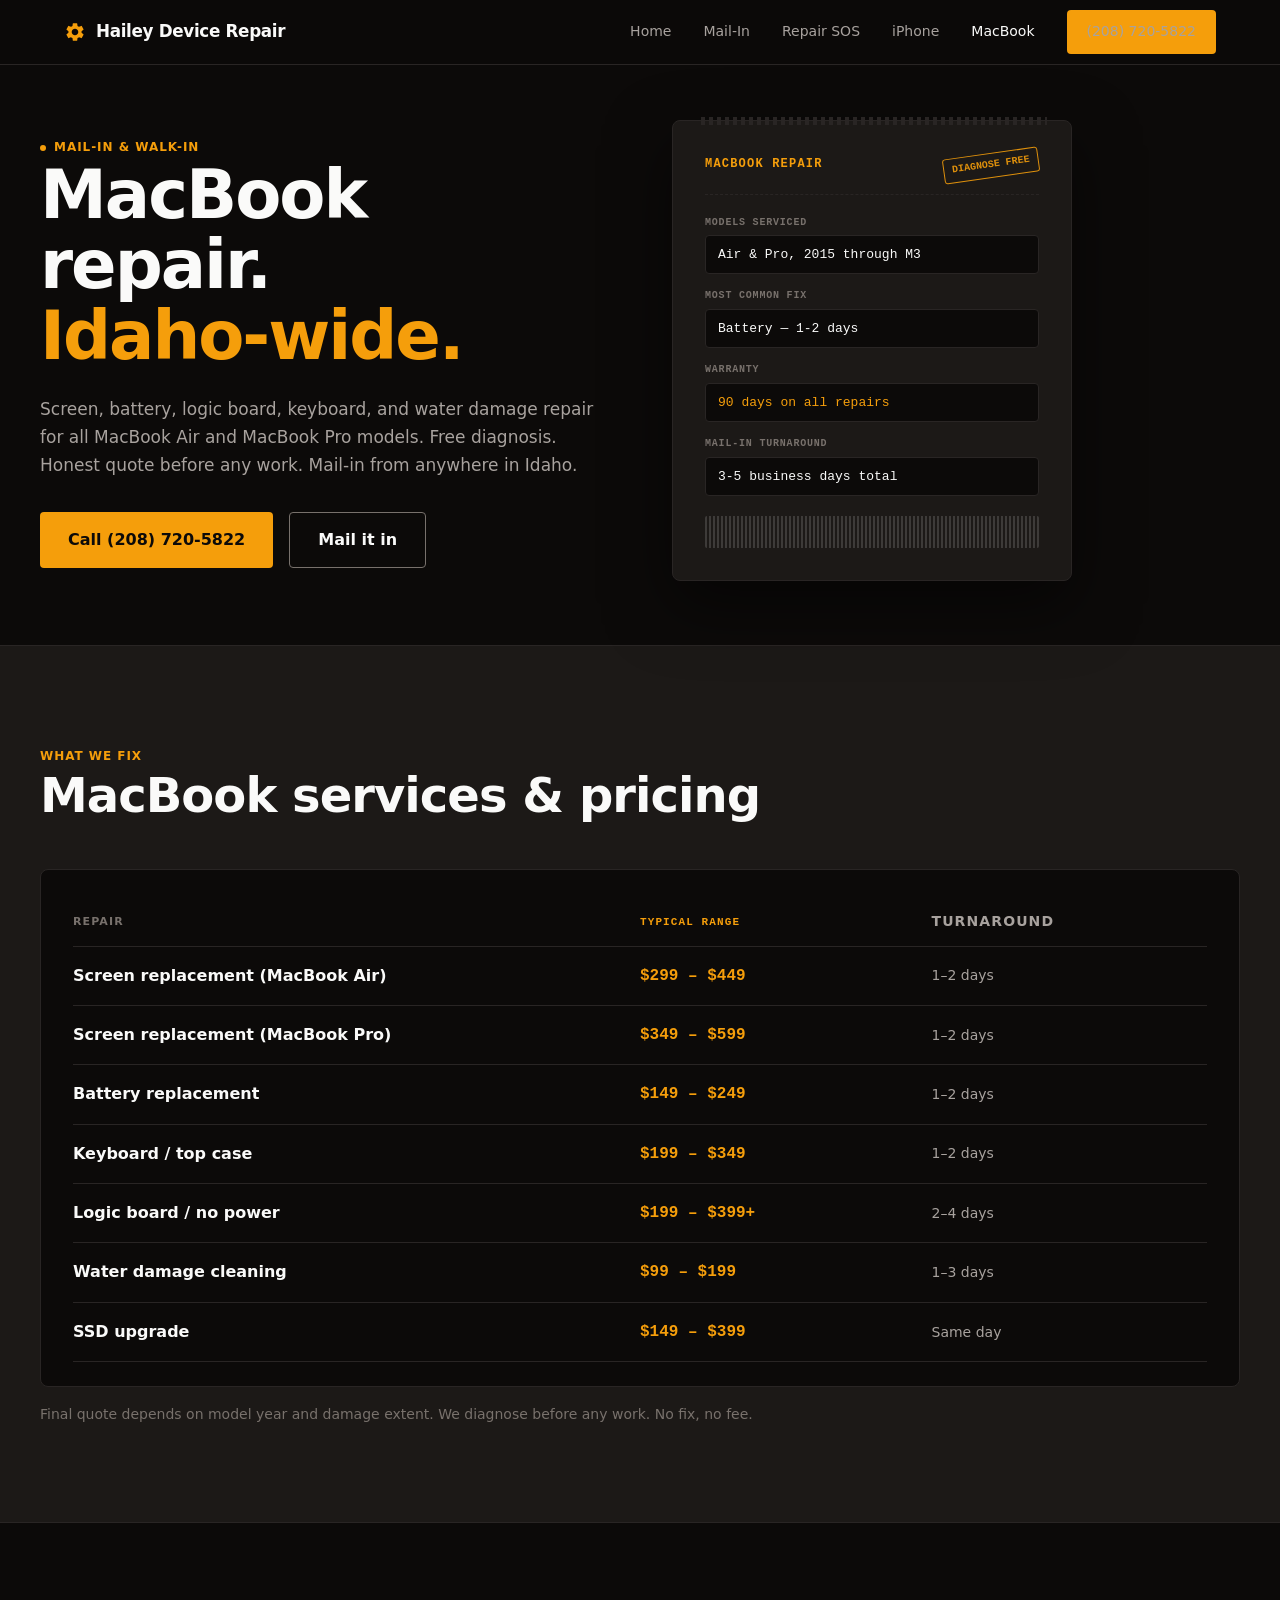
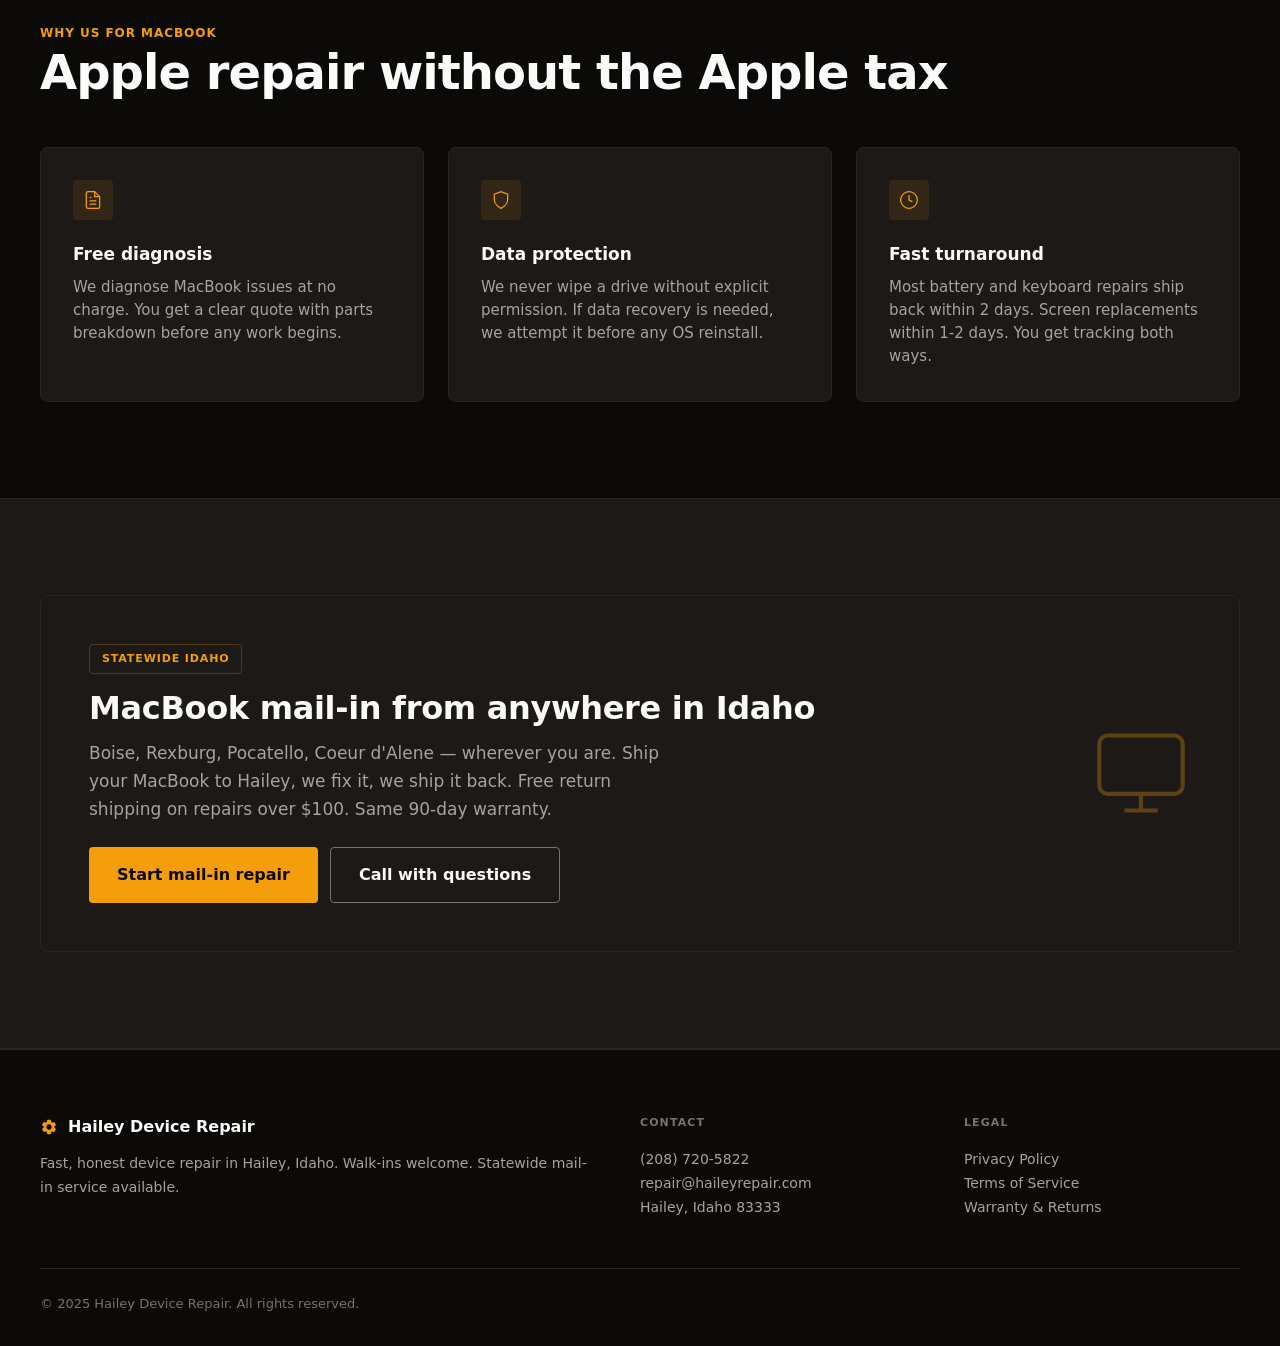
<file: macbook-repair.html>
<!DOCTYPE html>
<html lang="en">
<head>
<meta charset="UTF-8">
<meta name="viewport" content="width=device-width, initial-scale=1.0">
<title>MacBook Repair Idaho | Screen, Battery, Logic Board | Hailey Device Repair</title>
<meta name="description" content="MacBook repair in Hailey, Idaho and by mail statewide. Screen, battery, logic board, keyboard, water damage. Free diagnostics. 90-day warranty. (208) 720-5822">
<link rel="stylesheet" href="styles.css">
</head>
<body>

<nav class="nav">
  <div class="nav-inner">
    <a href="index.html" class="nav-brand">
      <svg viewBox="0 0 24 24"><path d="M19.14 12.94c.04-.3.06-.61.06-.94 0-.32-.02-.64-.07-.94l2.03-1.58a.49.49 0 0 0 .12-.61l-1.92-3.32a.488.488 0 0 0-.59-.22l-2.39.96c-.5-.38-1.03-.7-1.62-.94l-.36-2.54a.484.484 0 0 0-.48-.41h-3.84a.484.484 0 0 0-.48.41l-.36 2.54c-.59.24-1.13.57-1.62.94l-2.39-.96a.488.488 0 0 0-.59.22L2.74 8.87c-.12.21-.08.47.12.61l2.03 1.58c-.05.3-.09.63-.09.94s.02.64.07.94l-2.03 1.58a.49.49 0 0 0-.12.61l1.92 3.32c.12.22.37.29.59.22l2.39-.96c.5.38 1.03.7 1.62.94l.36 2.54c.05.24.27.41.48.41h3.84c.24 0 .44-.17.48-.41l.36-2.54c.59-.24 1.13-.56 1.62-.94l2.39.96c.22.08.47 0 .59-.22l1.92-3.32c.12-.22.07-.47-.12-.61l-2.01-1.58zM12 15.6c-1.98 0-3.6-1.62-3.6-3.6s1.62-3.6 3.6-3.6 3.6 1.62 3.6 3.6-1.62 3.6-3.6 3.6z"/></svg>
      Hailey Device Repair
    </a>
    <div class="nav-links">
      <a href="index.html">Home</a>
      <a href="mail-in.html">Mail-In</a>
      <a href="sos.html">Repair SOS</a>
      <a href="iphone-repair.html">iPhone</a>
      <a href="macbook-repair.html" class="active">MacBook</a>
      <a href="tel:+12087205822" class="nav-cta">(208) 720-5822</a>
    </div>
    <button class="nav-toggle" aria-label="Menu" onclick="document.querySelector('.nav-links-mobile').classList.toggle('show')">
      <svg width="24" height="24" viewBox="0 0 24 24" fill="none" stroke="currentColor" stroke-width="2"><path d="M4 6h16M4 12h16M4 18h16"/></svg>
    </button>
  </div>
  <div class="nav-links-mobile">
    <a href="index.html">Home</a>
    <a href="mail-in.html">Mail-In Repair</a>
    <a href="sos.html">Repair SOS</a>
    <a href="iphone-repair.html">iPhone Repair</a>
    <a href="macbook-repair.html">MacBook Repair</a>
    <a href="tel:+12087205822" class="nav-cta">Call (208) 720-5822</a>
  </div>
</nav>

<!-- HERO -->
<section style="min-height:70dvh;display:flex;align-items:center;padding:120px 24px 64px;">
  <div class="section-inner" style="display:grid;grid-template-columns:1fr 1fr;gap:64px;align-items:center;">
    <div>
      <div class="label"><span class="dot"></span> Mail-in & walk-in</div>
      <h1 class="display" style="margin-bottom:24px;">MacBook repair.<br><span class="text-amber">Idaho-wide.</span></h1>
      <p class="body" style="margin-bottom:32px;">Screen, battery, logic board, keyboard, and water damage repair for all MacBook Air and MacBook Pro models. Free diagnosis. Honest quote before any work. Mail-in from anywhere in Idaho.</p>
      <div class="flex gap-16 flex-wrap">
        <a href="tel:+12087205822" class="btn btn-primary">Call (208) 720-5822</a>
        <a href="mail-in.html" class="btn btn-secondary">Mail it in</a>
      </div>
    </div>
    <div class="ticket" style="max-width:400px;width:100%;">
      <div class="ticket-header">
        <h3>MACBOOK REPAIR</h3>
        <span class="ticket-stamp">DIAGNOSE FREE</span>
      </div>
      <div class="ticket-field">
        <label>Models serviced</label>
        <div class="value">Air & Pro, 2015 through M3</div>
      </div>
      <div class="ticket-field">
        <label>Most common fix</label>
        <div class="value">Battery &mdash; 1-2 days</div>
      </div>
      <div class="ticket-field">
        <label>Warranty</label>
        <div class="value" style="color:var(--amber)">90 days on all repairs</div>
      </div>
      <div class="ticket-field">
        <label>Mail-in turnaround</label>
        <div class="value">3-5 business days total</div>
      </div>
      <div class="ticket-barcode"></div>
    </div>
  </div>
</section>

<!-- SERVICES -->
<section class="section section-dark">
  <div class="section-inner">
    <p class="label">What we fix</p>
    <h2 class="heading" style="margin-bottom:48px;">MacBook services & pricing</h2>
    <div style="background:var(--ink);border:1px solid var(--stone);border-radius:var(--radius-md);padding:24px 32px;">
      <div class="pricing-row header"><div class="service">Repair</div><div class="price">Typical range</div><div class="time">Turnaround</div></div>
      <div class="pricing-row"><div class="service">Screen replacement (MacBook Air)</div><div class="price">$299 &ndash; $449</div><div class="time">1&ndash;2 days</div></div>
      <div class="pricing-row"><div class="service">Screen replacement (MacBook Pro)</div><div class="price">$349 &ndash; $599</div><div class="time">1&ndash;2 days</div></div>
      <div class="pricing-row"><div class="service">Battery replacement</div><div class="price">$149 &ndash; $249</div><div class="time">1&ndash;2 days</div></div>
      <div class="pricing-row"><div class="service">Keyboard / top case</div><div class="price">$199 &ndash; $349</div><div class="time">1&ndash;2 days</div></div>
      <div class="pricing-row"><div class="service">Logic board / no power</div><div class="price">$199 &ndash; $399+</div><div class="time">2&ndash;4 days</div></div>
      <div class="pricing-row"><div class="service">Water damage cleaning</div><div class="price">$99 &ndash; $199</div><div class="time">1&ndash;3 days</div></div>
      <div class="pricing-row"><div class="service">SSD upgrade</div><div class="price">$149 &ndash; $399</div><div class="time">Same day</div></div>
    </div>
    <p style="font-size:0.875rem;color:var(--steel);margin-top:16px;">Final quote depends on model year and damage extent. We diagnose before any work. No fix, no fee.</p>
  </div>
</section>

<!-- WHY US -->
<section class="section">
  <div class="section-inner">
    <p class="label">Why us for MacBook</p>
    <h2 class="heading" style="margin-bottom:48px;">Apple repair without the Apple tax</h2>
    <div class="grid-3">
      <div class="card">
        <div class="service-icon"><svg viewBox="0 0 24 24"><path d="M14 2H6a2 2 0 0 0-2 2v16a2 2 0 0 0 2 2h12a2 2 0 0 0 2-2V8z"/><polyline points="14 2 14 8 20 8"/><line x1="16" y1="13" x2="8" y2="13"/><line x1="16" y1="17" x2="8" y2="17"/><polyline points="10 9 9 9 8 9"/></svg></div>
        <h3 style="font-size:1.0625rem;font-weight:700;margin-bottom:8px;">Free diagnosis</h3>
        <p style="font-size:0.9375rem;color:var(--muted);line-height:1.55;">We diagnose MacBook issues at no charge. You get a clear quote with parts breakdown before any work begins.</p>
      </div>
      <div class="card">
        <div class="service-icon"><svg viewBox="0 0 24 24"><path d="M12 22s8-4 8-10V5l-8-3-8 3v7c0 6 8 10 8 10z"/></svg></div>
        <h3 style="font-size:1.0625rem;font-weight:700;margin-bottom:8px;">Data protection</h3>
        <p style="font-size:0.9375rem;color:var(--muted);line-height:1.55;">We never wipe a drive without explicit permission. If data recovery is needed, we attempt it before any OS reinstall.</p>
      </div>
      <div class="card">
        <div class="service-icon"><svg viewBox="0 0 24 24"><circle cx="12" cy="12" r="10"/><polyline points="12 6 12 12 16 14"/></svg></div>
        <h3 style="font-size:1.0625rem;font-weight:700;margin-bottom:8px;">Fast turnaround</h3>
        <p style="font-size:0.9375rem;color:var(--muted);line-height:1.55;">Most battery and keyboard repairs ship back within 2 days. Screen replacements within 1-2 days. You get tracking both ways.</p>
      </div>
    </div>
  </div>
</section>

<!-- MAIL-IN CTA -->
<section class="section section-dark">
  <div class="section-inner">
    <div class="card" style="padding:48px;display:grid;grid-template-columns:1fr auto;gap:48px;align-items:center;">
      <div>
        <div class="badge" style="margin-bottom:16px;">Statewide Idaho</div>
        <h3 class="heading-sm" style="margin-bottom:12px;">MacBook mail-in from anywhere in Idaho</h3>
        <p class="body">Boise, Rexburg, Pocatello, Coeur d'Alene &mdash; wherever you are. Ship your MacBook to Hailey, we fix it, we ship it back. Free return shipping on repairs over $100. Same 90-day warranty.</p>
        <div class="flex gap-12 flex-wrap mt-24">
          <a href="mail-in.html" class="btn btn-primary">Start mail-in repair</a>
          <a href="tel:+12087205822" class="btn btn-secondary">Call with questions</a>
        </div>
      </div>
      <div style="display:flex;align-items:center;justify-content:center;">
        <svg width="100" height="100" viewBox="0 0 24 24" fill="none" stroke="var(--amber)" stroke-width="1" opacity="0.3">
          <rect x="2" y="3" width="20" height="14" rx="2"/><path d="M8 21h8m-4-4v4"/>
        </svg>
      </div>
    </div>
  </div>
</section>

<!-- FOOTER -->
<footer class="footer">
  <div class="footer-inner">
    <div class="footer-grid">
      <div>
        <div class="footer-brand">
          <svg viewBox="0 0 24 24"><path d="M19.14 12.94c.04-.3.06-.61.06-.94 0-.32-.02-.64-.07-.94l2.03-1.58a.49.49 0 0 0 .12-.61l-1.92-3.32a.488.488 0 0 0-.59-.22l-2.39.96c-.5-.38-1.03-.7-1.62-.94l-.36-2.54a.484.484 0 0 0-.48-.41h-3.84a.484.484 0 0 0-.48.41l-.36 2.54c-.59.24-1.13.57-1.62.94l-2.39-.96a.488.488 0 0 0-.59.22L2.74 8.87c-.12.21-.08.47.12.61l2.03 1.58c-.05.3-.09.63-.09.94s.02.64.07.94l-2.03 1.58a.49.49 0 0 0-.12.61l1.92 3.32c.12.22.37.29.59.22l2.39-.96c.5.38 1.03.7 1.62.94l.36 2.54c.05.24.27.41.48.41h3.84c.24 0 .44-.17.48-.41l.36-2.54c.59-.24 1.13-.56 1.62-.94l2.39.96c.22.08.47 0 .59-.22l1.92-3.32c.12-.22.07-.47-.12-.61l-2.01-1.58zM12 15.6c-1.98 0-3.6-1.62-3.6-3.6s1.62-3.6 3.6-3.6 3.6 1.62 3.6 3.6-1.62 3.6-3.6 3.6z"/></svg>
          Hailey Device Repair
        </div>
        <p>Fast, honest device repair in Hailey, Idaho. Walk-ins welcome. Statewide mail-in service available.</p>
      </div>
      <div>
        <h4>Contact</h4>
        <p><a href="tel:+12087205822">(208) 720-5822</a></p>
        <p><a href="mailto:repair@haileyrepair.com">repair@haileyrepair.com</a></p>
        <p>Hailey, Idaho 83333</p>
      </div>
      <div>
        <h4>Legal</h4>
        <p><a href="#">Privacy Policy</a></p>
        <p><a href="#">Terms of Service</a></p>
        <p><a href="#">Warranty &amp; Returns</a></p>
      </div>
    </div>
    <div class="footer-bottom">
      &copy; 2025 Hailey Device Repair. All rights reserved.
    </div>
  </div>
</footer>

</body>
</html>
</file>
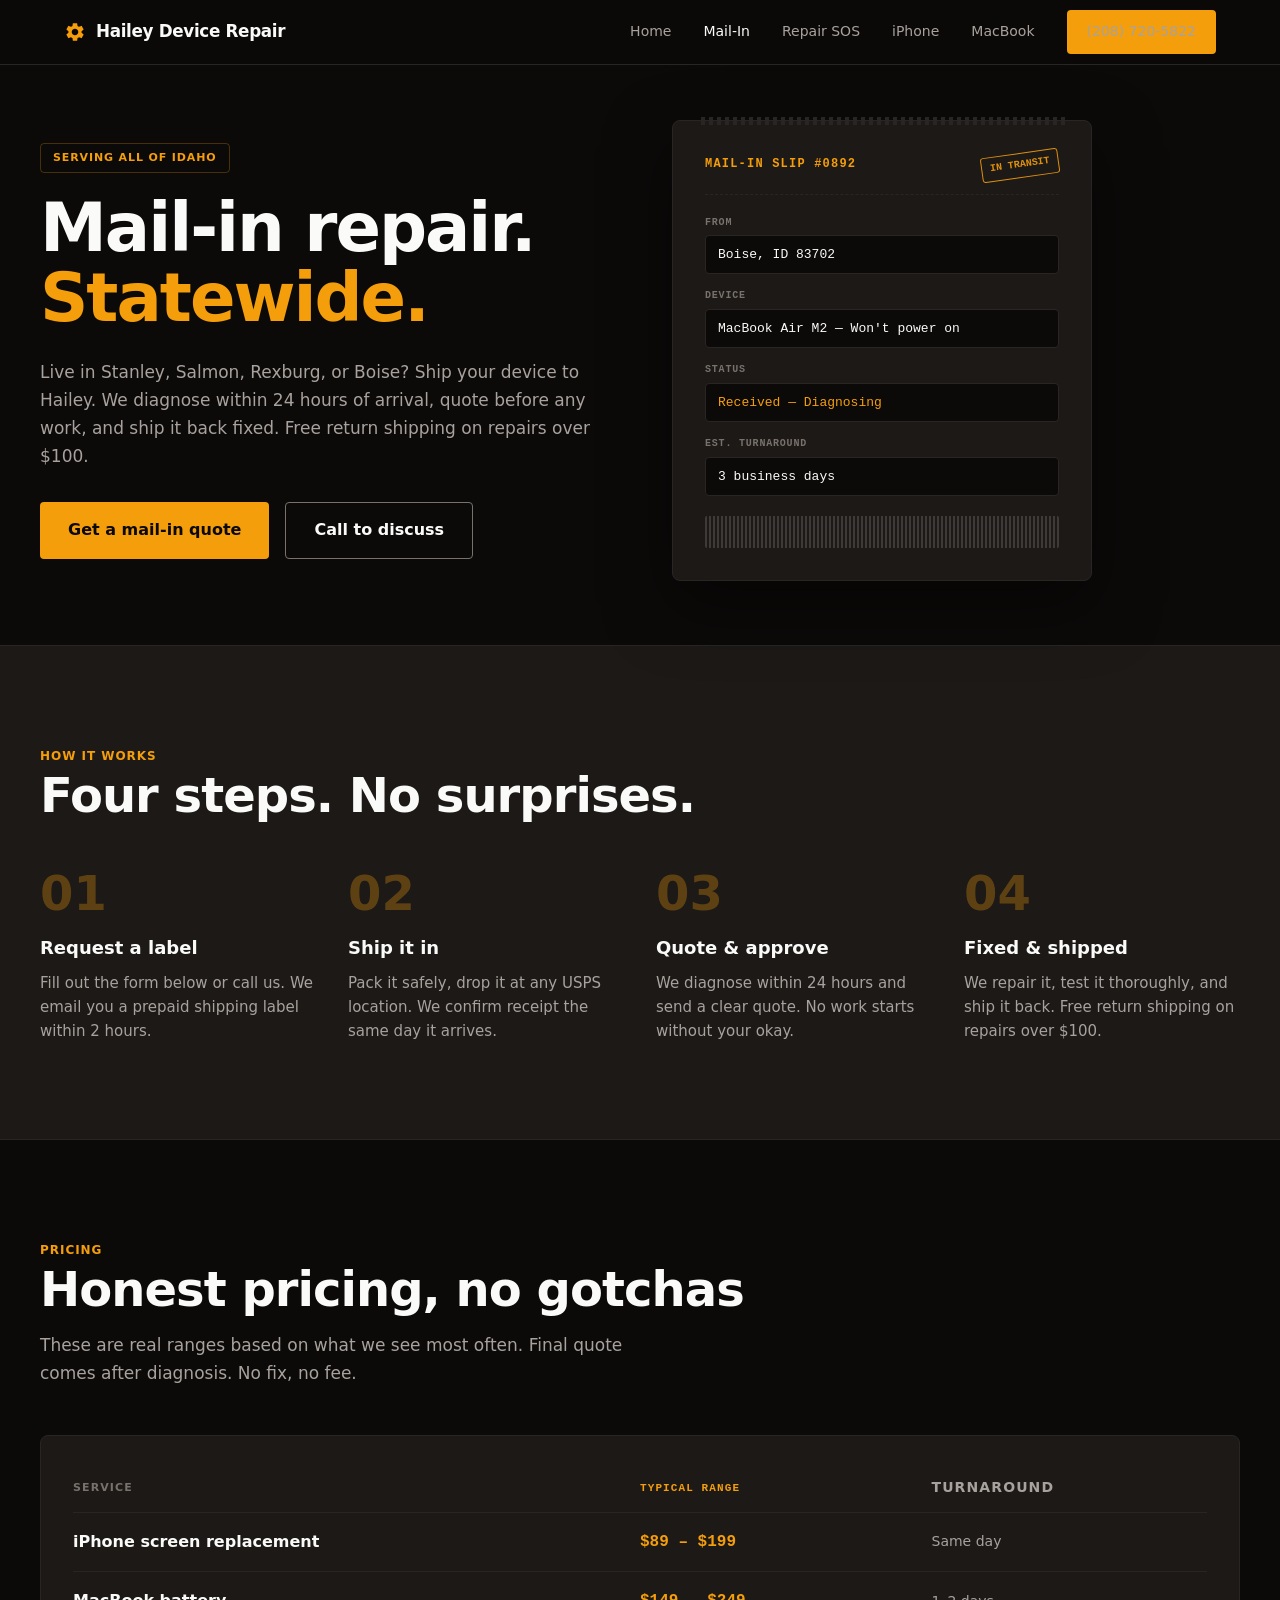
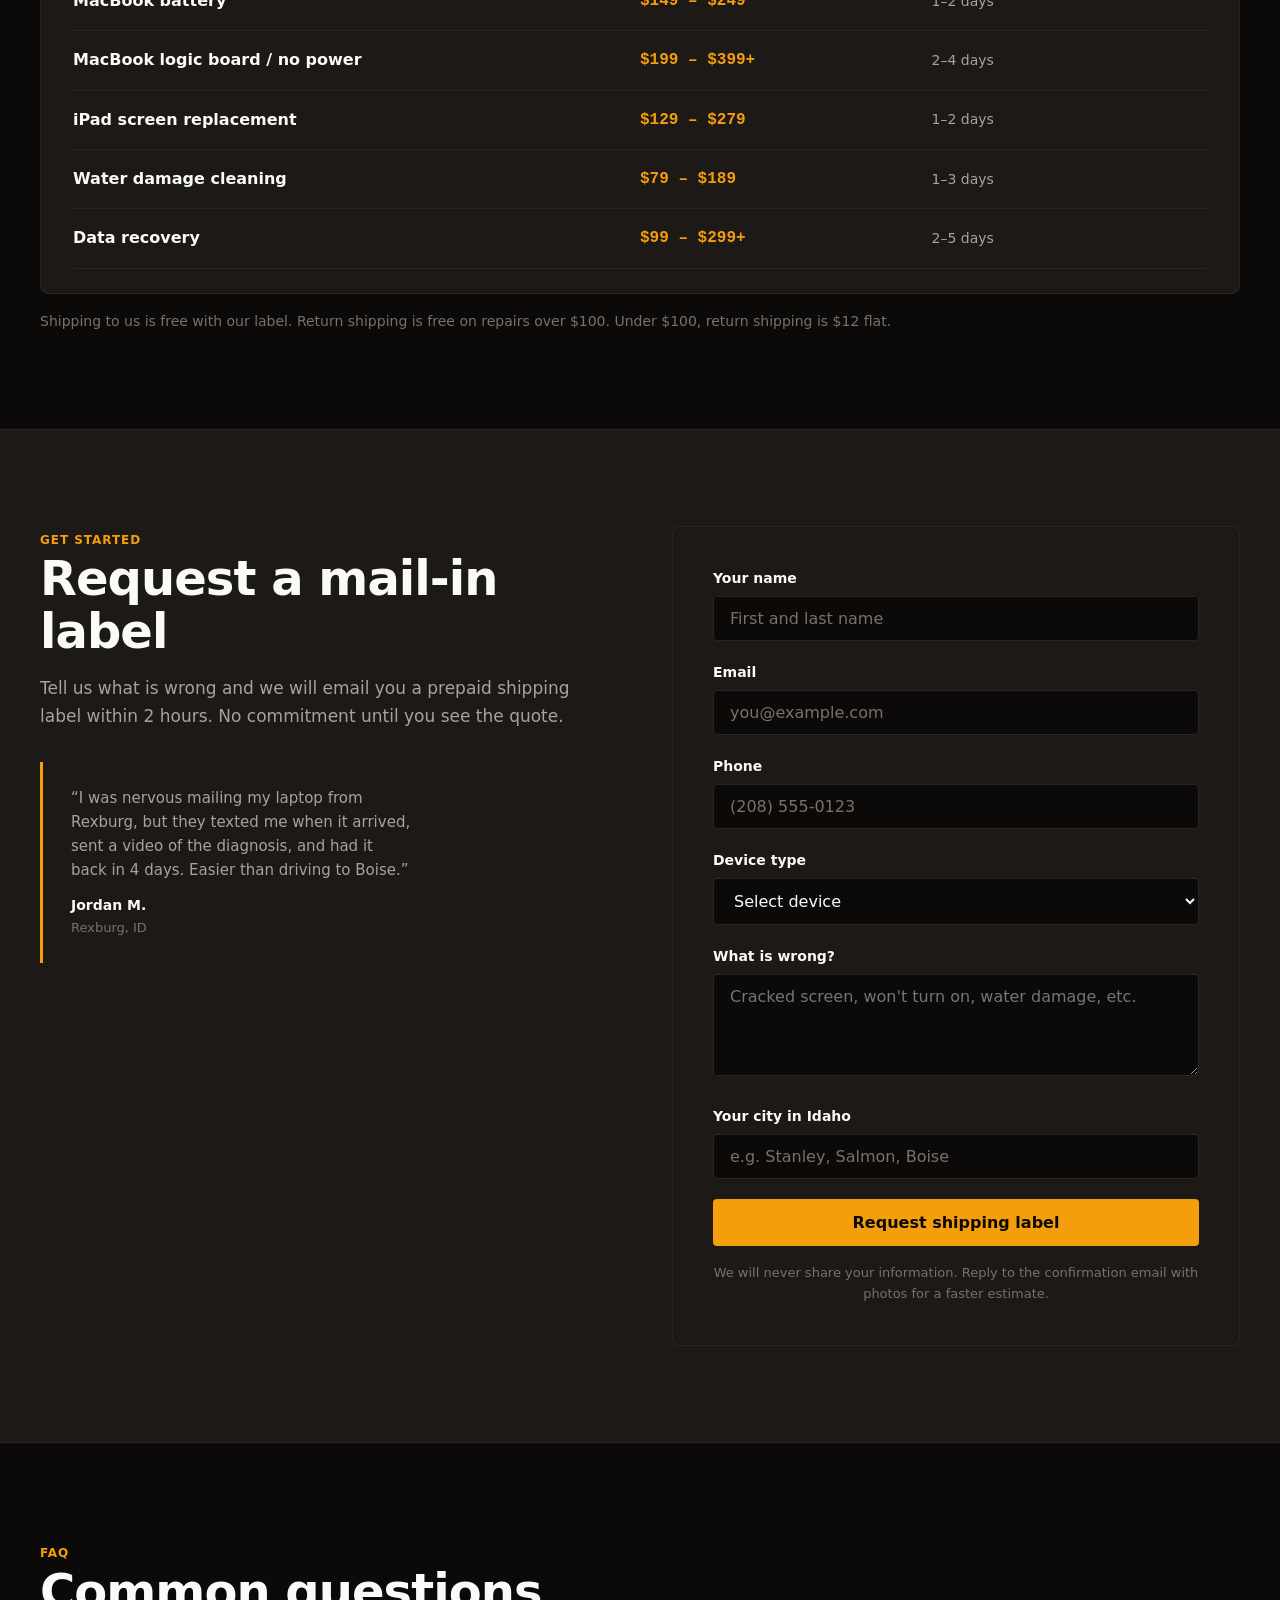
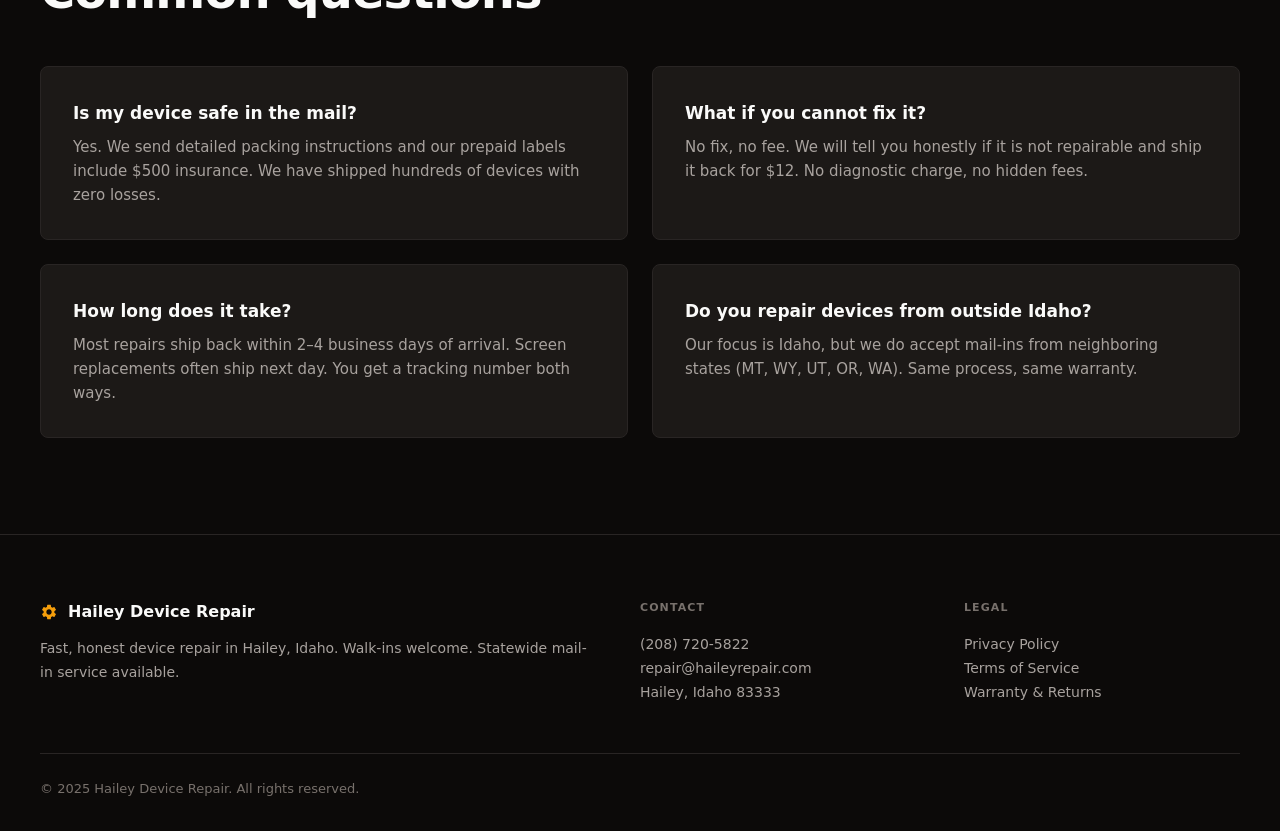
<file: mail-in.html>
<!DOCTYPE html>
<html lang="en">
<head>
<meta charset="UTF-8">
<meta name="viewport" content="width=device-width, initial-scale=1.0">
<title>Mail-In Device Repair Idaho | Hailey Device Repair</title>
<meta name="description" content="Mail-in repair for all of Idaho. iPhone, MacBook, iPad, computer repair by mail. Free return shipping over $100. 90-day warranty. Get a quote in 24 hours.">
<link rel="stylesheet" href="styles.css">
</head>
<body>

<nav class="nav">
  <div class="nav-inner">
    <a href="index.html" class="nav-brand">
      <svg viewBox="0 0 24 24"><path d="M19.14 12.94c.04-.3.06-.61.06-.94 0-.32-.02-.64-.07-.94l2.03-1.58a.49.49 0 0 0 .12-.61l-1.92-3.32a.488.488 0 0 0-.59-.22l-2.39.96c-.5-.38-1.03-.7-1.62-.94l-.36-2.54a.484.484 0 0 0-.48-.41h-3.84a.484.484 0 0 0-.48.41l-.36 2.54c-.59.24-1.13.57-1.62.94l-2.39-.96a.488.488 0 0 0-.59.22L2.74 8.87c-.12.21-.08.47.12.61l2.03 1.58c-.05.3-.09.63-.09.94s.02.64.07.94l-2.03 1.58a.49.49 0 0 0-.12.61l1.92 3.32c.12.22.37.29.59.22l2.39-.96c.5.38 1.03.7 1.62.94l.36 2.54c.05.24.27.41.48.41h3.84c.24 0 .44-.17.48-.41l.36-2.54c.59-.24 1.13-.56 1.62-.94l2.39.96c.22.08.47 0 .59-.22l1.92-3.32c.12-.22.07-.47-.12-.61l-2.01-1.58zM12 15.6c-1.98 0-3.6-1.62-3.6-3.6s1.62-3.6 3.6-3.6 3.6 1.62 3.6 3.6-1.62 3.6-3.6 3.6z"/></svg>
      Hailey Device Repair
    </a>
    <div class="nav-links">
      <a href="index.html">Home</a>
      <a href="mail-in.html" class="active">Mail-In</a>
      <a href="sos.html">Repair SOS</a>
      <a href="iphone-repair.html">iPhone</a>
      <a href="macbook-repair.html">MacBook</a>
      <a href="tel:+12087205822" class="nav-cta">(208) 720-5822</a>
    </div>
    <button class="nav-toggle" aria-label="Menu" onclick="document.querySelector('.nav-links-mobile').classList.toggle('show')">
      <svg width="24" height="24" viewBox="0 0 24 24" fill="none" stroke="currentColor" stroke-width="2"><path d="M4 6h16M4 12h16M4 18h16"/></svg>
    </button>
  </div>
  <div class="nav-links-mobile">
    <a href="index.html">Home</a>
    <a href="mail-in.html">Mail-In Repair</a>
    <a href="sos.html">Repair SOS</a>
    <a href="iphone-repair.html">iPhone Repair</a>
    <a href="macbook-repair.html">MacBook Repair</a>
    <a href="tel:+12087205822" class="nav-cta">Call (208) 720-5822</a>
  </div>
</nav>

<!-- HERO -->
<section style="min-height:70dvh;display:flex;align-items:center;padding:120px 24px 64px;">
  <div class="section-inner" style="display:grid;grid-template-columns:1fr 1fr;gap:64px;align-items:center;">
    <div>
      <div class="badge" style="margin-bottom:20px;">Serving all of Idaho</div>
      <h1 class="display" style="margin-bottom:24px;">Mail-in repair.<br><span class="text-amber">Statewide.</span></h1>
      <p class="body" style="margin-bottom:32px;">Live in Stanley, Salmon, Rexburg, or Boise? Ship your device to Hailey. We diagnose within 24 hours of arrival, quote before any work, and ship it back fixed. Free return shipping on repairs over $100.</p>
      <div class="flex gap-16 flex-wrap">
        <a href="#start" class="btn btn-primary">Get a mail-in quote</a>
        <a href="tel:+12087205822" class="btn btn-secondary">Call to discuss</a>
      </div>
    </div>
    <div class="ticket" style="max-width:420px;width:100%;">
      <div class="ticket-header">
        <h3>MAIL-IN SLIP #0892</h3>
        <span class="ticket-stamp">IN TRANSIT</span>
      </div>
      <div class="ticket-field">
        <label>From</label>
        <div class="value">Boise, ID 83702</div>
      </div>
      <div class="ticket-field">
        <label>Device</label>
        <div class="value">MacBook Air M2 &mdash; Won't power on</div>
      </div>
      <div class="ticket-field">
        <label>Status</label>
        <div class="value" style="color:var(--amber)">Received &mdash; Diagnosing</div>
      </div>
      <div class="ticket-field">
        <label>Est. turnaround</label>
        <div class="value">3 business days</div>
      </div>
      <div class="ticket-barcode"></div>
    </div>
  </div>
</section>

<!-- HOW IT WORKS -->
<section class="section section-dark">
  <div class="section-inner">
    <p class="label">How it works</p>
    <h2 class="heading" style="margin-bottom:48px;">Four steps. No surprises.</h2>
    <div class="grid-4">
      <div class="card" style="border:none;background:transparent;padding:0;">
        <div style="font-size:3rem;font-weight:800;color:var(--amber);opacity:.3;line-height:1;margin-bottom:16px;">01</div>
        <h3 style="font-size:1.125rem;font-weight:700;margin-bottom:8px;">Request a label</h3>
        <p style="font-size:0.9375rem;color:var(--muted);line-height:1.6;">Fill out the form below or call us. We email you a prepaid shipping label within 2 hours.</p>
      </div>
      <div class="card" style="border:none;background:transparent;padding:0;">
        <div style="font-size:3rem;font-weight:800;color:var(--amber);opacity:.3;line-height:1;margin-bottom:16px;">02</div>
        <h3 style="font-size:1.125rem;font-weight:700;margin-bottom:8px;">Ship it in</h3>
        <p style="font-size:0.9375rem;color:var(--muted);line-height:1.6;">Pack it safely, drop it at any USPS location. We confirm receipt the same day it arrives.</p>
      </div>
      <div class="card" style="border:none;background:transparent;padding:0;">
        <div style="font-size:3rem;font-weight:800;color:var(--amber);opacity:.3;line-height:1;margin-bottom:16px;">03</div>
        <h3 style="font-size:1.125rem;font-weight:700;margin-bottom:8px;">Quote & approve</h3>
        <p style="font-size:0.9375rem;color:var(--muted);line-height:1.6;">We diagnose within 24 hours and send a clear quote. No work starts without your okay.</p>
      </div>
      <div class="card" style="border:none;background:transparent;padding:0;">
        <div style="font-size:3rem;font-weight:800;color:var(--amber);opacity:.3;line-height:1;margin-bottom:16px;">04</div>
        <h3 style="font-size:1.125rem;font-weight:700;margin-bottom:8px;">Fixed & shipped</h3>
        <p style="font-size:0.9375rem;color:var(--muted);line-height:1.6;">We repair it, test it thoroughly, and ship it back. Free return shipping on repairs over $100.</p>
      </div>
    </div>
  </div>
</section>

<!-- PRICING -->
<section class="section">
  <div class="section-inner">
    <p class="label">Pricing</p>
    <h2 class="heading" style="margin-bottom:16px;">Honest pricing, no gotchas</h2>
    <p class="body" style="margin-bottom:48px;">These are real ranges based on what we see most often. Final quote comes after diagnosis. No fix, no fee.</p>
    <div style="background:var(--charcoal);border:1px solid var(--stone);border-radius:var(--radius-md);padding:24px 32px;">
      <div class="pricing-row header"><div class="service">Service</div><div class="price">Typical range</div><div class="time">Turnaround</div></div>
      <div class="pricing-row"><div class="service">iPhone screen replacement</div><div class="price">$89 &ndash; $199</div><div class="time">Same day</div></div>
      <div class="pricing-row"><div class="service">MacBook battery</div><div class="price">$149 &ndash; $249</div><div class="time">1&ndash;2 days</div></div>
      <div class="pricing-row"><div class="service">MacBook logic board / no power</div><div class="price">$199 &ndash; $399+</div><div class="time">2&ndash;4 days</div></div>
      <div class="pricing-row"><div class="service">iPad screen replacement</div><div class="price">$129 &ndash; $279</div><div class="time">1&ndash;2 days</div></div>
      <div class="pricing-row"><div class="service">Water damage cleaning</div><div class="price">$79 &ndash; $189</div><div class="time">1&ndash;3 days</div></div>
      <div class="pricing-row"><div class="service">Data recovery</div><div class="price">$99 &ndash; $299+</div><div class="time">2&ndash;5 days</div></div>
    </div>
    <p style="font-size:0.875rem;color:var(--steel);margin-top:16px;">Shipping to us is free with our label. Return shipping is free on repairs over $100. Under $100, return shipping is $12 flat.</p>
  </div>
</section>

<!-- FORM -->
<section class="section section-dark" id="start">
  <div class="section-inner" style="display:grid;grid-template-columns:1fr 1fr;gap:64px;align-items:start;">
    <div>
      <p class="label">Get started</p>
      <h2 class="heading" style="margin-bottom:16px;">Request a mail-in label</h2>
      <p class="body" style="margin-bottom:32px;">Tell us what is wrong and we will email you a prepaid shipping label within 2 hours. No commitment until you see the quote.</p>
      <div class="proof-module" style="max-width:400px;">
        <p style="font-size:0.9375rem;color:var(--muted);line-height:1.6;margin-bottom:12px;">&ldquo;I was nervous mailing my laptop from Rexburg, but they texted me when it arrived, sent a video of the diagnosis, and had it back in 4 days. Easier than driving to Boise.&rdquo;</p>
        <div style="font-size:0.875rem;font-weight:600;">Jordan M.</div>
        <div style="font-size:0.8125rem;color:var(--steel);">Rexburg, ID</div>
      </div>
    </div>
    <div class="card" style="padding:40px;">
      <form onsubmit="event.preventDefault(); alert('Form submitted! In production this would send to Hailey Device Repair.');">
        <div class="form-group">
          <label>Your name</label>
          <input type="text" placeholder="First and last name" required>
        </div>
        <div class="form-group">
          <label>Email</label>
          <input type="email" placeholder="you@example.com" required>
        </div>
        <div class="form-group">
          <label>Phone</label>
          <input type="tel" placeholder="(208) 555-0123" required>
        </div>
        <div class="form-group">
          <label>Device type</label>
          <select required>
            <option value="">Select device</option>
            <option>iPhone</option>
            <option>iPad</option>
            <option>MacBook</option>
            <option>Windows laptop</option>
            <option>Desktop computer</option>
            <option>Other</option>
          </select>
        </div>
        <div class="form-group">
          <label>What is wrong?</label>
          <textarea rows="4" placeholder="Cracked screen, won't turn on, water damage, etc." required></textarea>
        </div>
        <div class="form-group">
          <label>Your city in Idaho</label>
          <input type="text" placeholder="e.g. Stanley, Salmon, Boise" required>
        </div>
        <button type="submit" class="btn btn-primary" style="width:100%;">Request shipping label</button>
        <p style="font-size:0.8125rem;color:var(--steel);margin-top:16px;text-align:center;">We will never share your information. Reply to the confirmation email with photos for a faster estimate.</p>
      </form>
    </div>
  </div>
</section>

<!-- FAQ -->
<section class="section">
  <div class="section-inner">
    <p class="label">FAQ</p>
    <h2 class="heading" style="margin-bottom:48px;">Common questions</h2>
    <div class="grid-2" style="gap:24px;">
      <div class="card">
        <h3 style="font-size:1.0625rem;font-weight:700;margin-bottom:8px;">Is my device safe in the mail?</h3>
        <p style="font-size:0.9375rem;color:var(--muted);line-height:1.6;">Yes. We send detailed packing instructions and our prepaid labels include $500 insurance. We have shipped hundreds of devices with zero losses.</p>
      </div>
      <div class="card">
        <h3 style="font-size:1.0625rem;font-weight:700;margin-bottom:8px;">What if you cannot fix it?</h3>
        <p style="font-size:0.9375rem;color:var(--muted);line-height:1.6;">No fix, no fee. We will tell you honestly if it is not repairable and ship it back for $12. No diagnostic charge, no hidden fees.</p>
      </div>
      <div class="card">
        <h3 style="font-size:1.0625rem;font-weight:700;margin-bottom:8px;">How long does it take?</h3>
        <p style="font-size:0.9375rem;color:var(--muted);line-height:1.6;">Most repairs ship back within 2&ndash;4 business days of arrival. Screen replacements often ship next day. You get a tracking number both ways.</p>
      </div>
      <div class="card">
        <h3 style="font-size:1.0625rem;font-weight:700;margin-bottom:8px;">Do you repair devices from outside Idaho?</h3>
        <p style="font-size:0.9375rem;color:var(--muted);line-height:1.6;">Our focus is Idaho, but we do accept mail-ins from neighboring states (MT, WY, UT, OR, WA). Same process, same warranty.</p>
      </div>
    </div>
  </div>
</section>

<!-- FOOTER -->
<footer class="footer">
  <div class="footer-inner">
    <div class="footer-grid">
      <div>
        <div class="footer-brand">
          <svg viewBox="0 0 24 24"><path d="M19.14 12.94c.04-.3.06-.61.06-.94 0-.32-.02-.64-.07-.94l2.03-1.58a.49.49 0 0 0 .12-.61l-1.92-3.32a.488.488 0 0 0-.59-.22l-2.39.96c-.5-.38-1.03-.7-1.62-.94l-.36-2.54a.484.484 0 0 0-.48-.41h-3.84a.484.484 0 0 0-.48.41l-.36 2.54c-.59.24-1.13.57-1.62.94l-2.39-.96a.488.488 0 0 0-.59.22L2.74 8.87c-.12.21-.08.47.12.61l2.03 1.58c-.05.3-.09.63-.09.94s.02.64.07.94l-2.03 1.58a.49.49 0 0 0-.12.61l1.92 3.32c.12.22.37.29.59.22l2.39-.96c.5.38 1.03.7 1.62.94l.36 2.54c.05.24.27.41.48.41h3.84c.24 0 .44-.17.48-.41l.36-2.54c.59-.24 1.13-.56 1.62-.94l2.39.96c.22.08.47 0 .59-.22l1.92-3.32c.12-.22.07-.47-.12-.61l-2.01-1.58zM12 15.6c-1.98 0-3.6-1.62-3.6-3.6s1.62-3.6 3.6-3.6 3.6 1.62 3.6 3.6-1.62 3.6-3.6 3.6z"/></svg>
          Hailey Device Repair
        </div>
        <p>Fast, honest device repair in Hailey, Idaho. Walk-ins welcome. Statewide mail-in service available.</p>
      </div>
      <div>
        <h4>Contact</h4>
        <p><a href="tel:+12087205822">(208) 720-5822</a></p>
        <p><a href="mailto:repair@haileyrepair.com">repair@haileyrepair.com</a></p>
        <p>Hailey, Idaho 83333</p>
      </div>
      <div>
        <h4>Legal</h4>
        <p><a href="#">Privacy Policy</a></p>
        <p><a href="#">Terms of Service</a></p>
        <p><a href="#">Warranty &amp; Returns</a></p>
      </div>
    </div>
    <div class="footer-bottom">
      &copy; 2025 Hailey Device Repair. All rights reserved.
    </div>
  </div>
</footer>

</body>
</html>
</file>
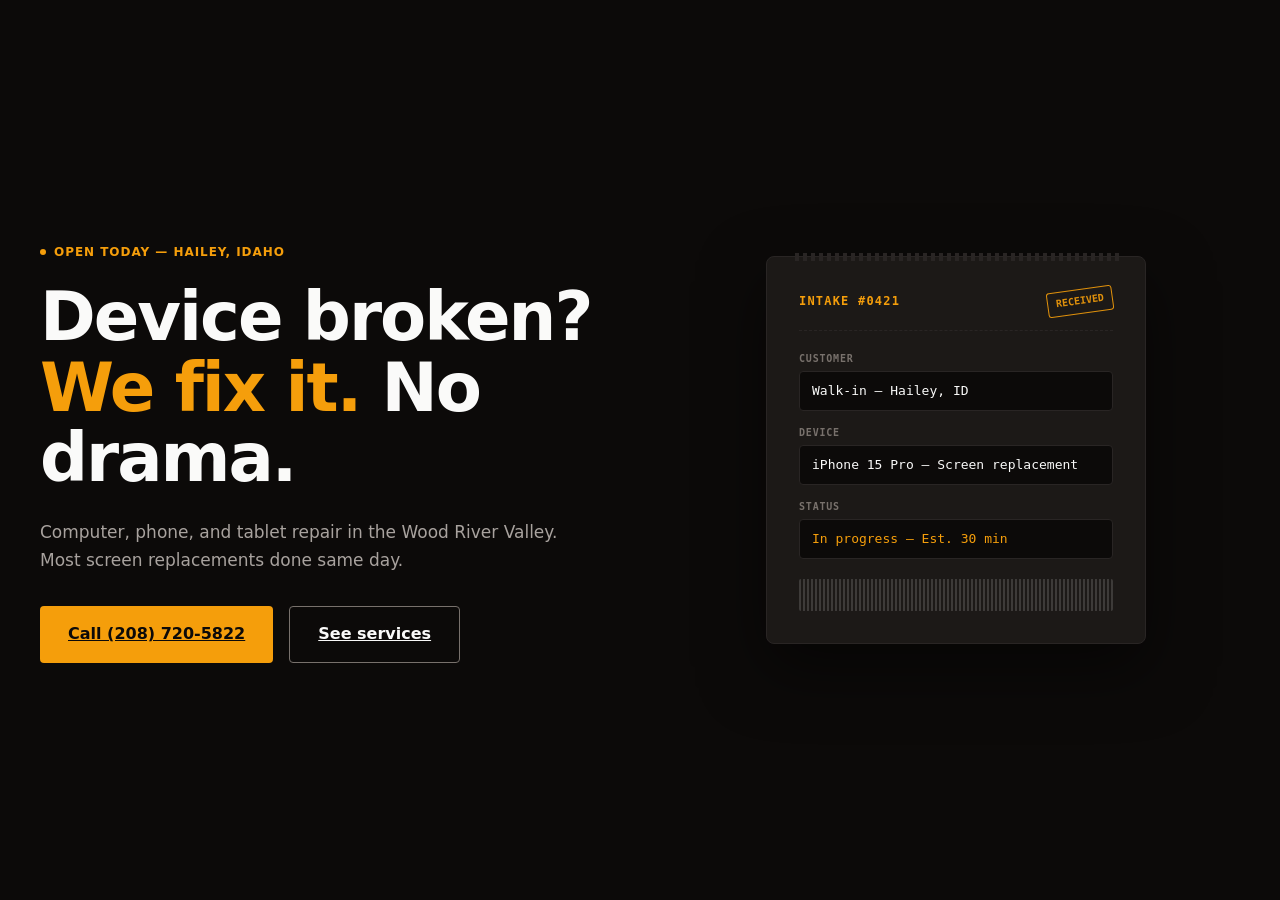
<file: preview.html>
<!DOCTYPE html>
<html lang="en">
<head>
<meta charset="UTF-8">
<meta name="viewport" content="width=device-width, initial-scale=1.0">
<title>Hailey Device Repair — Preview</title>
<style>
  *,*::before,*::after{box-sizing:border-box;margin:0}
  :root{
    --ink:#0c0a09;--charcoal:#1c1917;--stone:#292524;
    --amber:#f59e0b;--amber-glow:#fbbf24;--cream:#fafaf9;
    --muted:#a8a29e;--steel:#78716c;
  }
  body{font-family:system-ui,-apple-system,Segoe UI,Roboto,sans-serif;background:var(--ink);color:var(--cream);line-height:1.65;min-height:100dvh;display:flex;align-items:center;padding:48px 24px}
  .inner{max-width:1200px;margin:0 auto;width:100%;display:grid;grid-template-columns:1fr 1fr;gap:64px;align-items:center}
  .label{display:inline-flex;align-items:center;gap:8px;font-size:0.75rem;font-weight:700;text-transform:uppercase;letter-spacing:0.08em;color:var(--amber);margin-bottom:20px}
  .label .dot{width:6px;height:6px;border-radius:50%;background:var(--amber);animation:pulse 2s ease-in-out infinite}
  @keyframes pulse{0%,100%{opacity:1}50%{opacity:.4}}
  h1{font-size:clamp(2.5rem,5.5vw,4.2rem);font-weight:800;line-height:1.05;letter-spacing:-0.03em;margin-bottom:24px}
  h1 span{color:var(--amber)}
  p{font-size:1.0625rem;color:var(--muted);max-width:48ch;margin-bottom:32px}
  .actions{display:flex;gap:16px;flex-wrap:wrap}
  .btn-primary{display:inline-flex;align-items:center;gap:8px;background:var(--amber);color:var(--ink);padding:14px 28px;border-radius:4px;font-weight:700;font-size:1rem}
  .btn-secondary{display:inline-flex;align-items:center;gap:8px;background:transparent;color:var(--cream);border:1px solid var(--steel);padding:14px 28px;border-radius:4px;font-weight:600;font-size:1rem}
  .ticket{background:var(--charcoal);border:1px solid var(--stone);border-radius:8px;padding:32px;width:100%;max-width:380px;position:relative;box-shadow:0 24px 64px rgba(0,0,0,0.5);margin:0 auto}
  .ticket::before{content:"";position:absolute;top:0;left:24px;right:24px;height:8px;background:repeating-linear-gradient(90deg,transparent,transparent 4px,var(--stone) 4px,var(--stone) 8px);transform:translateY(-4px)}
  .ticket-header{display:flex;align-items:center;justify-content:space-between;margin-bottom:20px;padding-bottom:16px;border-bottom:1px dashed var(--stone)}
  .ticket-header h3{font-family:ui-monospace,SFMono-Regular,Menlo,monospace;font-size:0.75rem;font-weight:700;text-transform:uppercase;letter-spacing:0.1em;color:var(--amber)}
  .ticket-stamp{font-family:ui-monospace,SFMono-Regular,Menlo,monospace;font-size:0.625rem;font-weight:700;color:var(--amber);border:1.5px solid var(--amber);padding:3px 8px;border-radius:3px;transform:rotate(-8deg);opacity:.9}
  .ticket-field{margin-bottom:14px}
  .ticket-field label{display:block;font-family:ui-monospace,SFMono-Regular,Menlo,monospace;font-size:0.625rem;font-weight:600;text-transform:uppercase;letter-spacing:0.08em;color:var(--steel);margin-bottom:4px}
  .ticket-field .value{font-family:ui-monospace,SFMono-Regular,Menlo,monospace;font-size:0.8125rem;color:var(--cream);background:var(--ink);padding:8px 12px;border-radius:4px;border:1px solid var(--stone)}
  .ticket-barcode{margin-top:20px;height:32px;background:repeating-linear-gradient(90deg,var(--cream),var(--cream) 2px,transparent 2px,transparent 4px);opacity:.15;border-radius:2px}
  @media(max-width:768px){.inner{grid-template-columns:1fr}.ticket{max-width:100%}}
</style>
</head>
<body>
  <div class="inner">
    <div>
      <div class="label"><span class="dot"></span> Open today — Hailey, Idaho</div>
      <h1>Device broken?<br><span>We fix it.</span> No drama.</h1>
      <p>Computer, phone, and tablet repair in the Wood River Valley. Most screen replacements done same day.</p>
      <div class="actions">
        <a href="tel:+12087205822" class="btn-primary">Call (208) 720-5822</a>
        <a href="#" class="btn-secondary">See services</a>
      </div>
    </div>
    <div style="display:flex;justify-content:center">
      <div class="ticket">
        <div class="ticket-header">
          <h3>INTAKE #0421</h3>
          <span class="ticket-stamp">RECEIVED</span>
        </div>
        <div class="ticket-field">
          <label>Customer</label>
          <div class="value">Walk-in — Hailey, ID</div>
        </div>
        <div class="ticket-field">
          <label>Device</label>
          <div class="value">iPhone 15 Pro — Screen replacement</div>
        </div>
        <div class="ticket-field">
          <label>Status</label>
          <div class="value" style="color:var(--amber)">In progress — Est. 30 min</div>
        </div>
        <div class="ticket-barcode"></div>
      </div>
    </div>
  </div>
</body>
</html>
</file>
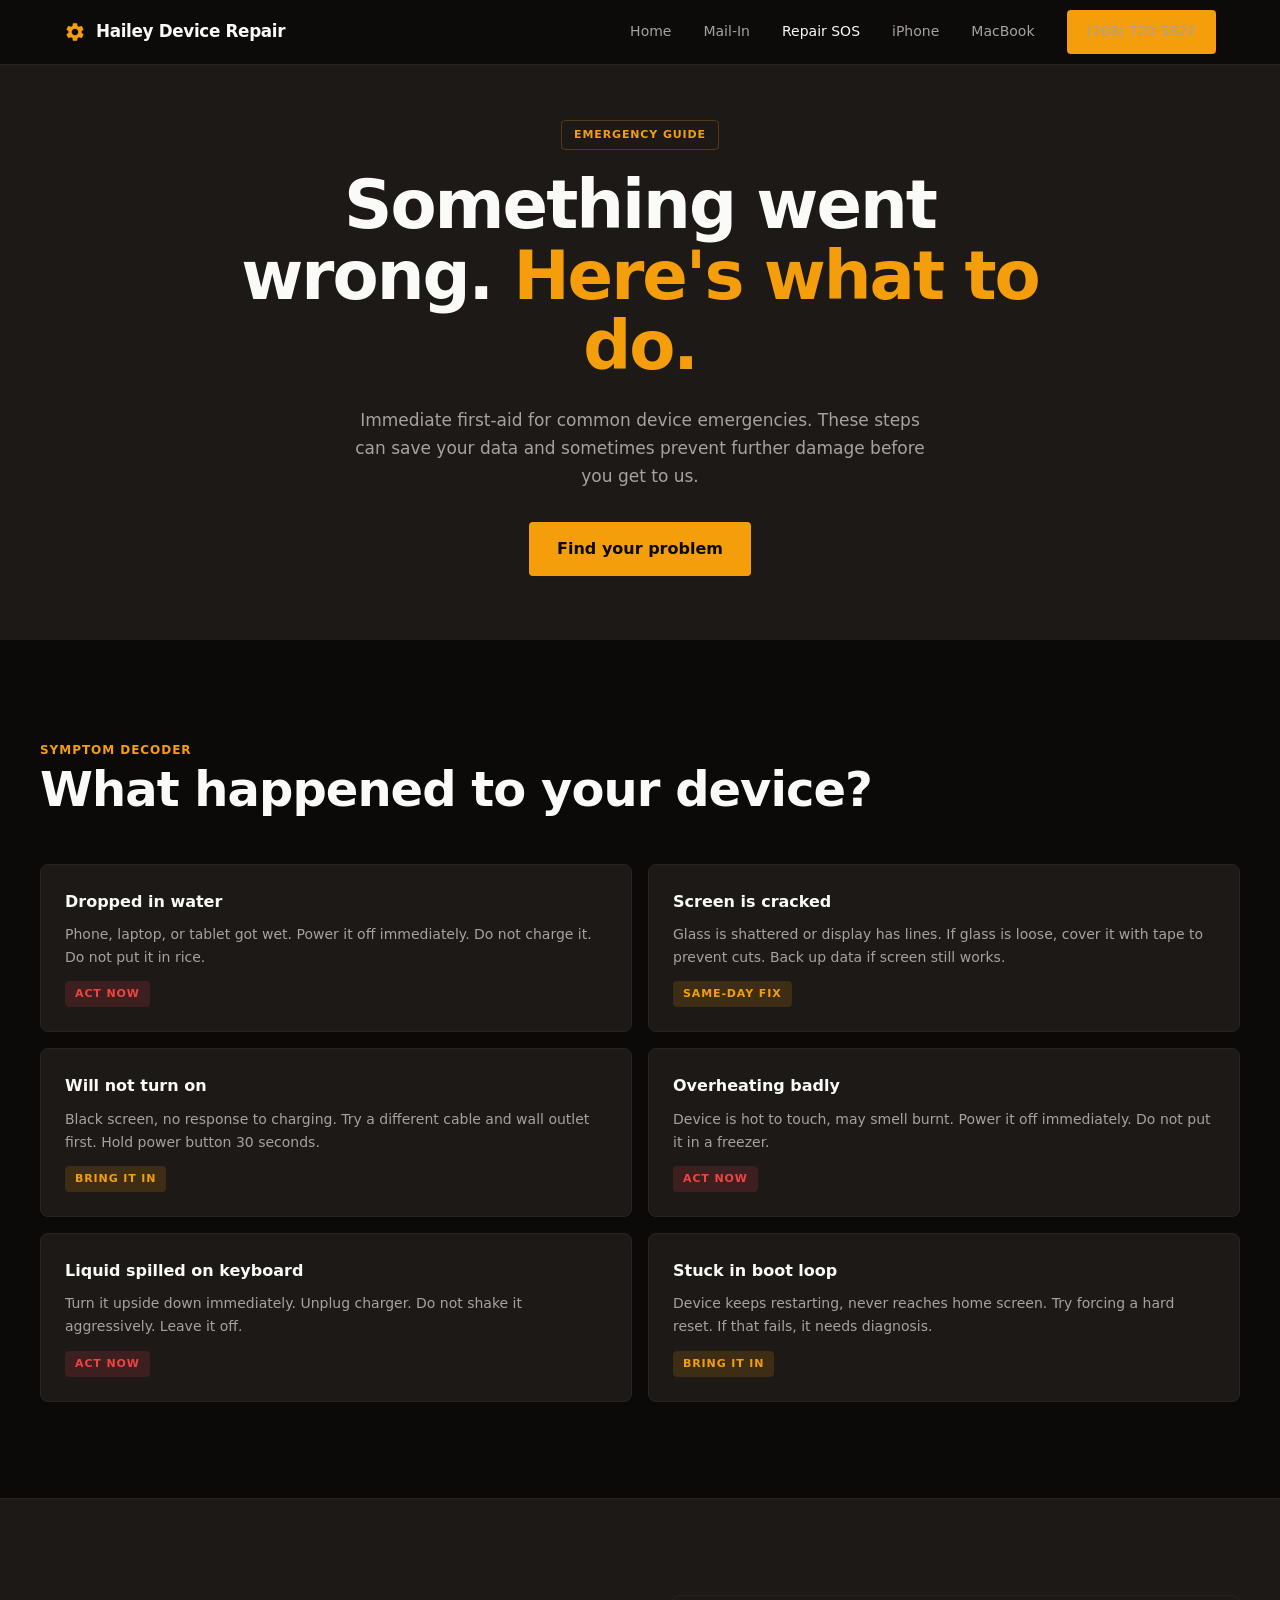
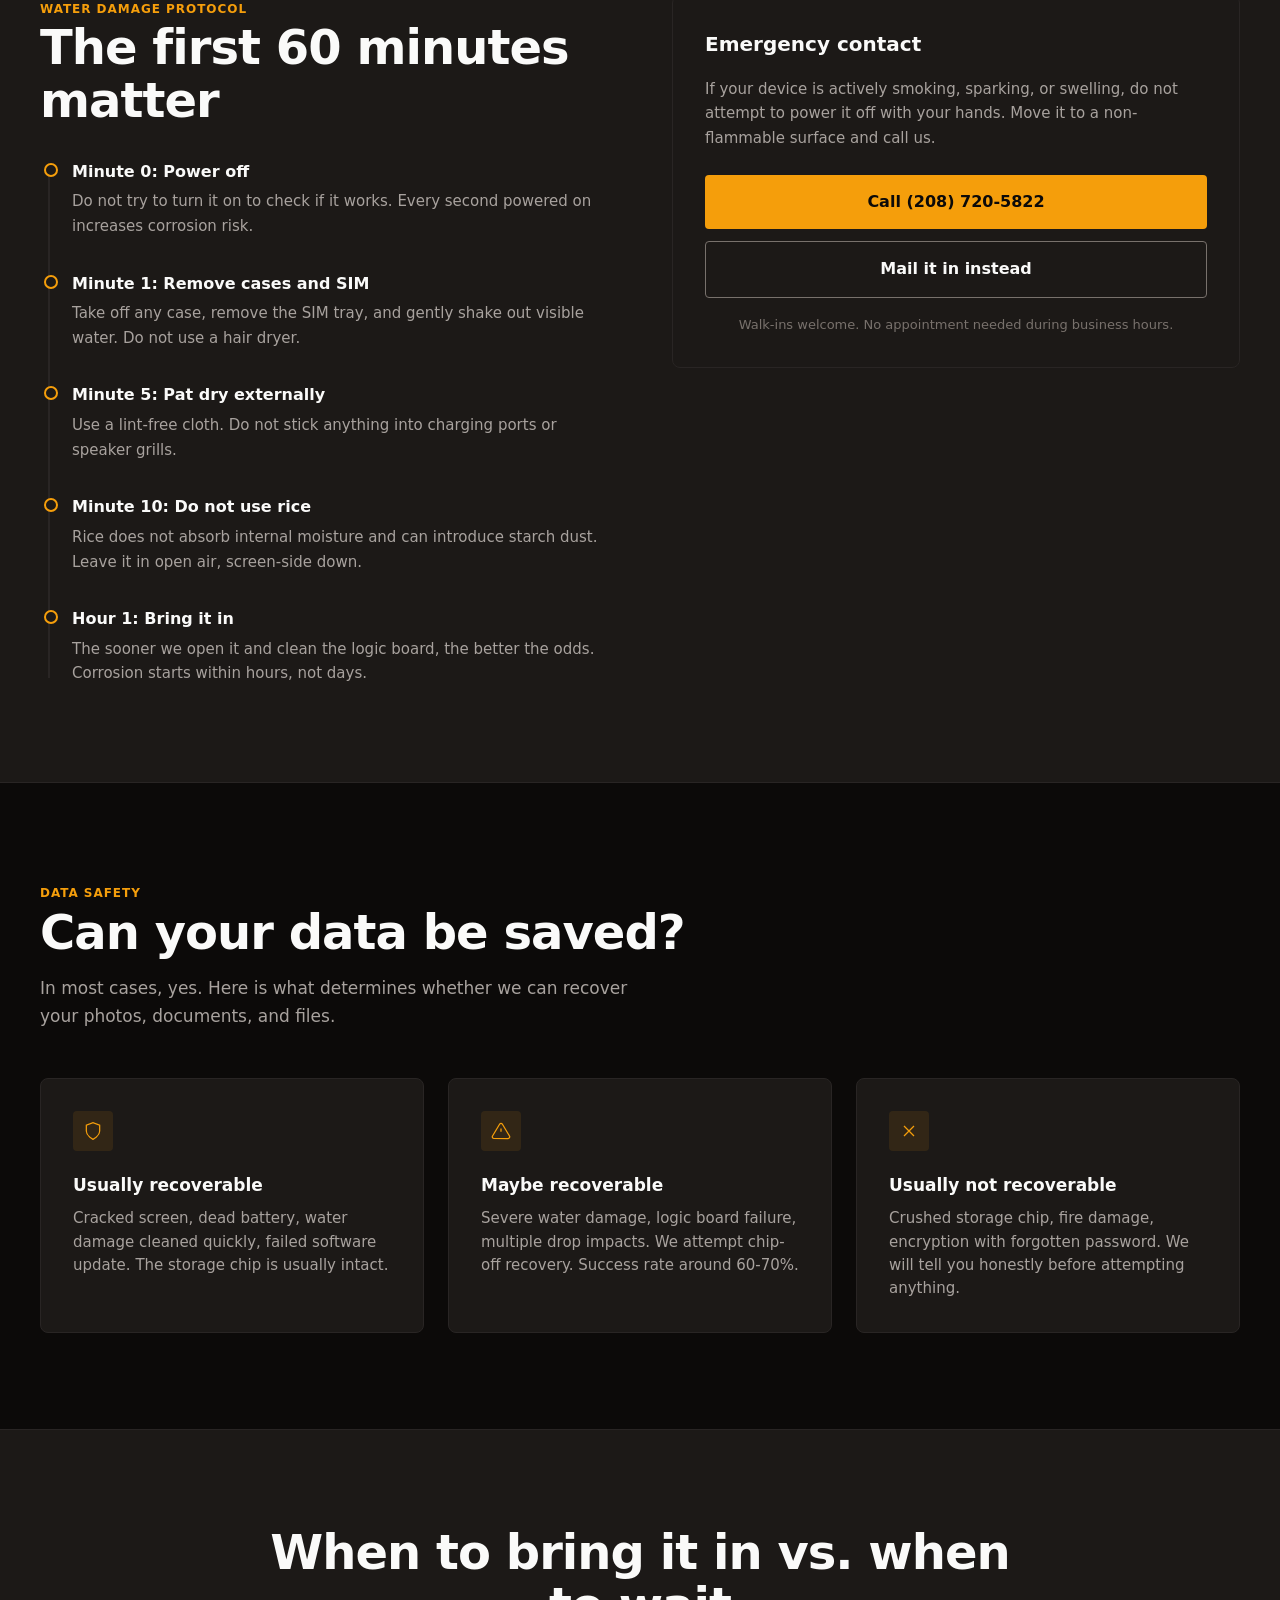
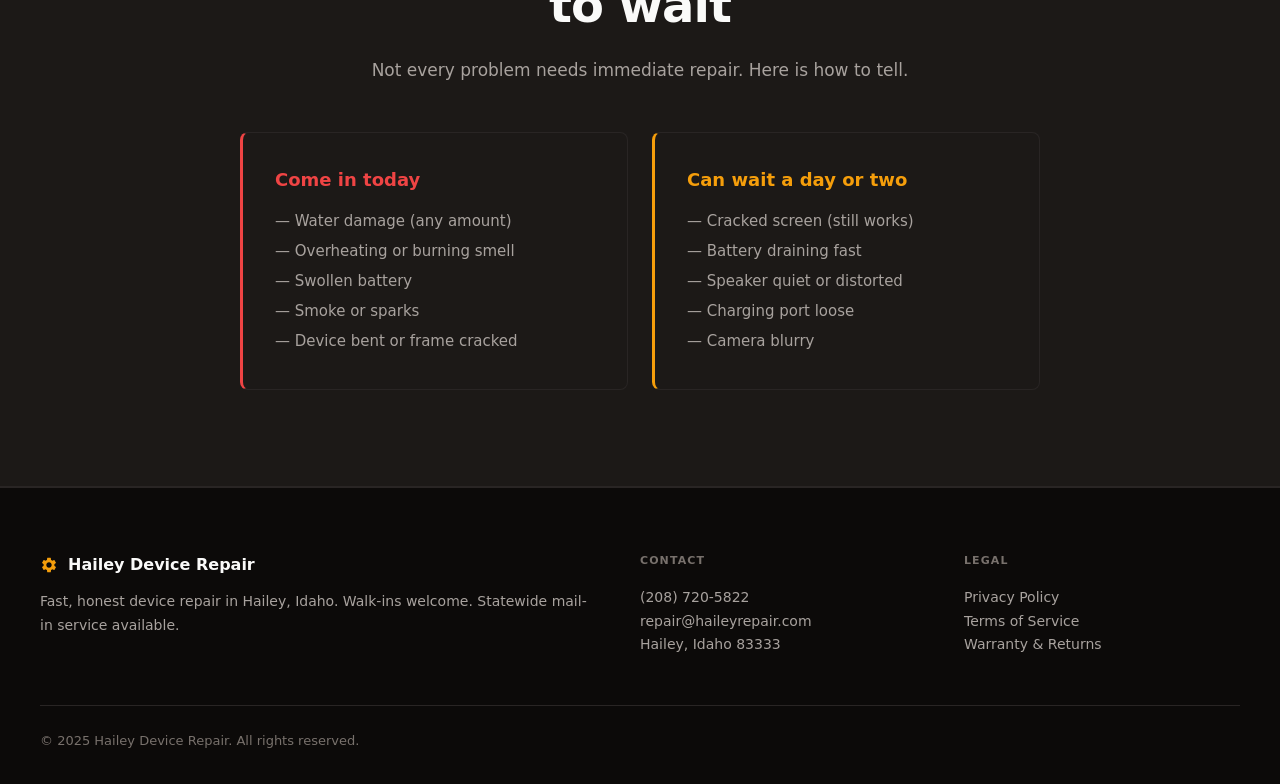
<file: sos.html>
<!DOCTYPE html>
<html lang="en">
<head>
<meta charset="UTF-8">
<meta name="viewport" content="width=device-width, initial-scale=1.0">
<title>Device Repair Emergency Help | Hailey Device Repair</title>
<meta name="description" content="Dropped your phone in water? Cracked screen? Computer won't start? Get immediate guidance on what to do next before bringing it in for repair.">
<link rel="stylesheet" href="styles.css">
</head>
<body>

<nav class="nav">
  <div class="nav-inner">
    <a href="index.html" class="nav-brand">
      <svg viewBox="0 0 24 24"><path d="M19.14 12.94c.04-.3.06-.61.06-.94 0-.32-.02-.64-.07-.94l2.03-1.58a.49.49 0 0 0 .12-.61l-1.92-3.32a.488.488 0 0 0-.59-.22l-2.39.96c-.5-.38-1.03-.7-1.62-.94l-.36-2.54a.484.484 0 0 0-.48-.41h-3.84a.484.484 0 0 0-.48.41l-.36 2.54c-.59.24-1.13.57-1.62.94l-2.39-.96a.488.488 0 0 0-.59.22L2.74 8.87c-.12.21-.08.47.12.61l2.03 1.58c-.05.3-.09.63-.09.94s.02.64.07.94l-2.03 1.58a.49.49 0 0 0-.12.61l1.92 3.32c.12.22.37.29.59.22l2.39-.96c.5.38 1.03.7 1.62.94l.36 2.54c.05.24.27.41.48.41h3.84c.24 0 .44-.17.48-.41l.36-2.54c.59-.24 1.13-.56 1.62-.94l2.39.96c.22.08.47 0 .59-.22l1.92-3.32c.12-.22.07-.47-.12-.61l-2.01-1.58zM12 15.6c-1.98 0-3.6-1.62-3.6-3.6s1.62-3.6 3.6-3.6 3.6 1.62 3.6 3.6-1.62 3.6-3.6 3.6z"/></svg>
      Hailey Device Repair
    </a>
    <div class="nav-links">
      <a href="index.html">Home</a>
      <a href="mail-in.html">Mail-In</a>
      <a href="sos.html" class="active">Repair SOS</a>
      <a href="iphone-repair.html">iPhone</a>
      <a href="macbook-repair.html">MacBook</a>
      <a href="tel:+12087205822" class="nav-cta">(208) 720-5822</a>
    </div>
    <button class="nav-toggle" aria-label="Menu" onclick="document.querySelector('.nav-links-mobile').classList.toggle('show')">
      <svg width="24" height="24" viewBox="0 0 24 24" fill="none" stroke="currentColor" stroke-width="2"><path d="M4 6h16M4 12h16M4 18h16"/></svg>
    </button>
  </div>
  <div class="nav-links-mobile">
    <a href="index.html">Home</a>
    <a href="mail-in.html">Mail-In Repair</a>
    <a href="sos.html">Repair SOS</a>
    <a href="iphone-repair.html">iPhone Repair</a>
    <a href="macbook-repair.html">MacBook Repair</a>
    <a href="tel:+12087205822" class="nav-cta">Call (208) 720-5822</a>
  </div>
</nav>

<!-- HERO -->
<section style="min-height:60dvh;display:flex;align-items:center;padding:120px 24px 64px;background:var(--charcoal);">
  <div class="section-inner" style="text-align:center;">
    <div class="badge" style="margin-bottom:20px;">Emergency guide</div>
    <h1 class="display" style="margin-bottom:24px;max-width:18ch;margin-left:auto;margin-right:auto;">Something went wrong. <span class="text-amber">Here's what to do.</span></h1>
    <p class="body" style="margin:0 auto 32px;">Immediate first-aid for common device emergencies. These steps can save your data and sometimes prevent further damage before you get to us.</p>
    <a href="#symptoms" class="btn btn-primary">Find your problem</a>
  </div>
</section>

<!-- SYMPTOM DECODER -->
<section class="section" id="symptoms">
  <div class="section-inner">
    <p class="label">Symptom decoder</p>
    <h2 class="heading" style="margin-bottom:48px;">What happened to your device?</h2>
    <div class="symptom-grid">
      <div class="symptom-card">
        <h4>Dropped in water</h4>
        <p>Phone, laptop, or tablet got wet. Power it off immediately. Do not charge it. Do not put it in rice.</p>
        <span class="urgency urgency-high">Act now</span>
      </div>
      <div class="symptom-card">
        <h4>Screen is cracked</h4>
        <p>Glass is shattered or display has lines. If glass is loose, cover it with tape to prevent cuts. Back up data if screen still works.</p>
        <span class="urgency urgency-medium">Same-day fix</span>
      </div>
      <div class="symptom-card">
        <h4>Will not turn on</h4>
        <p>Black screen, no response to charging. Try a different cable and wall outlet first. Hold power button 30 seconds.</p>
        <span class="urgency urgency-medium">Bring it in</span>
      </div>
      <div class="symptom-card">
        <h4>Overheating badly</h4>
        <p>Device is hot to touch, may smell burnt. Power it off immediately. Do not put it in a freezer.</p>
        <span class="urgency urgency-high">Act now</span>
      </div>
      <div class="symptom-card">
        <h4>Liquid spilled on keyboard</h4>
        <p>Turn it upside down immediately. Unplug charger. Do not shake it aggressively. Leave it off.</p>
        <span class="urgency urgency-high">Act now</span>
      </div>
      <div class="symptom-card">
        <h4>Stuck in boot loop</h4>
        <p>Device keeps restarting, never reaches home screen. Try forcing a hard reset. If that fails, it needs diagnosis.</p>
        <span class="urgency urgency-medium">Bring it in</span>
      </div>
    </div>
  </div>
</section>

<!-- FIRST 60 MINUTES -->
<section class="section section-dark">
  <div class="section-inner" style="display:grid;grid-template-columns:1fr 1fr;gap:64px;align-items:start;">
    <div>
      <p class="label">Water damage protocol</p>
      <h2 class="heading" style="margin-bottom:32px;">The first 60 minutes matter</h2>
      <div class="timeline">
        <div class="timeline-item">
          <h4>Minute 0: Power off</h4>
          <p>Do not try to turn it on to check if it works. Every second powered on increases corrosion risk.</p>
        </div>
        <div class="timeline-item">
          <h4>Minute 1: Remove cases and SIM</h4>
          <p>Take off any case, remove the SIM tray, and gently shake out visible water. Do not use a hair dryer.</p>
        </div>
        <div class="timeline-item">
          <h4>Minute 5: Pat dry externally</h4>
          <p>Use a lint-free cloth. Do not stick anything into charging ports or speaker grills.</p>
        </div>
        <div class="timeline-item">
          <h4>Minute 10: Do not use rice</h4>
          <p>Rice does not absorb internal moisture and can introduce starch dust. Leave it in open air, screen-side down.</p>
        </div>
        <div class="timeline-item">
          <h4>Hour 1: Bring it in</h4>
          <p>The sooner we open it and clean the logic board, the better the odds. Corrosion starts within hours, not days.</p>
        </div>
      </div>
    </div>
    <div class="card" style="position:sticky;top:100px;">
      <h3 style="font-size:1.25rem;font-weight:700;margin-bottom:16px;">Emergency contact</h3>
      <p style="font-size:0.9375rem;color:var(--muted);margin-bottom:24px;">If your device is actively smoking, sparking, or swelling, do not attempt to power it off with your hands. Move it to a non-flammable surface and call us.</p>
      <a href="tel:+12087205822" class="btn btn-primary" style="width:100%;margin-bottom:12px;">Call (208) 720-5822</a>
      <a href="mail-in.html" class="btn btn-secondary" style="width:100%;">Mail it in instead</a>
      <p style="font-size:0.8125rem;color:var(--steel);margin-top:16px;text-align:center;">Walk-ins welcome. No appointment needed during business hours.</p>
    </div>
  </div>
</section>

<!-- DATA RECOVERY -->
<section class="section">
  <div class="section-inner">
    <p class="label">Data safety</p>
    <h2 class="heading" style="margin-bottom:16px;">Can your data be saved?</h2>
    <p class="body" style="margin-bottom:48px;">In most cases, yes. Here is what determines whether we can recover your photos, documents, and files.</p>
    <div class="grid-3">
      <div class="card">
        <div class="service-icon"><svg viewBox="0 0 24 24"><path d="M12 22s8-4 8-10V5l-8-3-8 3v7c0 6 8 10 8 10z"/></svg></div>
        <h3 style="font-size:1.0625rem;font-weight:700;margin-bottom:8px;">Usually recoverable</h3>
        <p style="font-size:0.9375rem;color:var(--muted);line-height:1.55;">Cracked screen, dead battery, water damage cleaned quickly, failed software update. The storage chip is usually intact.</p>
      </div>
      <div class="card">
        <div class="service-icon"><svg viewBox="0 0 24 24"><path d="M10.29 3.86L1.82 18a2 2 0 0 0 1.71 3h16.94a2 2 0 0 0 1.71-3L13.71 3.86a2 2 0 0 0-3.42 0zM12 9v4m0 4h.01"/></svg></div>
        <h3 style="font-size:1.0625rem;font-weight:700;margin-bottom:8px;">Maybe recoverable</h3>
        <p style="font-size:0.9375rem;color:var(--muted);line-height:1.55;">Severe water damage, logic board failure, multiple drop impacts. We attempt chip-off recovery. Success rate around 60-70%.</p>
      </div>
      <div class="card">
        <div class="service-icon"><svg viewBox="0 0 24 24"><path d="M18 6L6 18M6 6l12 12"/></svg></div>
        <h3 style="font-size:1.0625rem;font-weight:700;margin-bottom:8px;">Usually not recoverable</h3>
        <p style="font-size:0.9375rem;color:var(--muted);line-height:1.55;">Crushed storage chip, fire damage, encryption with forgotten password. We will tell you honestly before attempting anything.</p>
      </div>
    </div>
  </div>
</section>

<!-- WHEN TO COME IN -->
<section class="section section-dark">
  <div class="section-inner" style="text-align:center;">
    <h2 class="heading" style="margin-bottom:24px;max-width:24ch;margin-left:auto;margin-right:auto;">When to bring it in vs. when to wait</h2>
    <p class="body" style="margin:0 auto 48px;">Not every problem needs immediate repair. Here is how to tell.</p>
    <div class="grid-2" style="text-align:left;max-width:800px;margin:0 auto;">
      <div class="card" style="border-left:3px solid var(--error);">
        <h3 style="font-size:1.125rem;font-weight:700;margin-bottom:12px;color:var(--error);">Come in today</h3>
        <ul style="list-style:none;padding:0;font-size:0.937rem;color:var(--muted);line-height:2;">
          <li>&mdash; Water damage (any amount)</li>
          <li>&mdash; Overheating or burning smell</li>
          <li>&mdash; Swollen battery</li>
          <li>&mdash; Smoke or sparks</li>
          <li>&mdash; Device bent or frame cracked</li>
        </ul>
      </div>
      <div class="card" style="border-left:3px solid var(--amber);">
        <h3 style="font-size:1.125rem;font-weight:700;margin-bottom:12px;color:var(--amber);">Can wait a day or two</h3>
        <ul style="list-style:none;padding:0;font-size:0.937rem;color:var(--muted);line-height:2;">
          <li>&mdash; Cracked screen (still works)</li>
          <li>&mdash; Battery draining fast</li>
          <li>&mdash; Speaker quiet or distorted</li>
          <li>&mdash; Charging port loose</li>
          <li>&mdash; Camera blurry</li>
        </ul>
      </div>
    </div>
  </div>
</section>

<!-- FOOTER -->
<footer class="footer">
  <div class="footer-inner">
    <div class="footer-grid">
      <div>
        <div class="footer-brand">
          <svg viewBox="0 0 24 24"><path d="M19.14 12.94c.04-.3.06-.61.06-.94 0-.32-.02-.64-.07-.94l2.03-1.58a.49.49 0 0 0 .12-.61l-1.92-3.32a.488.488 0 0 0-.59-.22l-2.39.96c-.5-.38-1.03-.7-1.62-.94l-.36-2.54a.484.484 0 0 0-.48-.41h-3.84a.484.484 0 0 0-.48.41l-.36 2.54c-.59.24-1.13.57-1.62.94l-2.39-.96a.488.488 0 0 0-.59.22L2.74 8.87c-.12.21-.08.47.12.61l2.03 1.58c-.05.3-.09.63-.09.94s.02.64.07.94l-2.03 1.58a.49.49 0 0 0-.12.61l1.92 3.32c.12.22.37.29.59.22l2.39-.96c.5.38 1.03.7 1.62.94l.36 2.54c.05.24.27.41.48.41h3.84c.24 0 .44-.17.48-.41l.36-2.54c.59-.24 1.13-.56 1.62-.94l2.39.96c.22.08.47 0 .59-.22l1.92-3.32c.12-.22.07-.47-.12-.61l-2.01-1.58zM12 15.6c-1.98 0-3.6-1.62-3.6-3.6s1.62-3.6 3.6-3.6 3.6 1.62 3.6 3.6-1.62 3.6-3.6 3.6z"/></svg>
          Hailey Device Repair
        </div>
        <p>Fast, honest device repair in Hailey, Idaho. Walk-ins welcome. Statewide mail-in service available.</p>
      </div>
      <div>
        <h4>Contact</h4>
        <p><a href="tel:+12087205822">(208) 720-5822</a></p>
        <p><a href="mailto:repair@haileyrepair.com">repair@haileyrepair.com</a></p>
        <p>Hailey, Idaho 83333</p>
      </div>
      <div>
        <h4>Legal</h4>
        <p><a href="#">Privacy Policy</a></p>
        <p><a href="#">Terms of Service</a></p>
        <p><a href="#">Warranty &amp; Returns</a></p>
      </div>
    </div>
    <div class="footer-bottom">
      &copy; 2025 Hailey Device Repair. All rights reserved.
    </div>
  </div>
</footer>

</body>
</html>
</file>
<file: styles.css>
/* ============================================
   HAILEY DEVICE REPAIR — Design System
   Built with design-supervisor (local-smb-stack)
   ============================================ */

*, *::before, *::after {
  box-sizing: border-box;
  margin: 0;
}

:root {
  --ink: #0c0a09;
  --charcoal: #1c1917;
  --stone: #292524;
  --stone-light: #44403c;
  --amber: #f59e0b;
  --amber-glow: #fbbf24;
  --amber-subtle: #78350f;
  --cream: #fafaf9;
  --muted: #a8a29e;
  --steel: #78716c;
  --success: #22c55e;
  --error: #ef4444;

  --font-sans: system-ui, -apple-system, Segoe UI, Roboto, sans-serif;
  --font-mono: ui-monospace, SFMono-Regular, Menlo, Monaco, monospace;

  --radius-sm: 4px;
  --radius-md: 8px;
  --radius-lg: 12px;
  --radius-xl: 2rem;

  --shadow-sm: 0 4px 24px rgba(0,0,0,0.3);
  --shadow-md: 0 12px 40px rgba(0,0,0,0.4);
  --shadow-lg: 0 24px 64px rgba(0,0,0,0.5);

  --transition: 0.2s ease-out;
}

html {
  scroll-behavior: smooth;
}

body {
  font-family: var(--font-sans);
  background: var(--ink);
  color: var(--cream);
  line-height: 1.65;
  -webkit-font-smoothing: antialiased;
}

img { max-width: 100%; display: block; }
a { color: inherit; text-decoration: none; }
::selection { background: var(--amber); color: var(--ink); }

/* ============================================
   NAVIGATION
   ============================================ */
.nav {
  position: fixed;
  top: 0; left: 0; right: 0;
  z-index: 50;
  background: rgba(12,10,9,0.92);
  backdrop-filter: blur(12px);
  border-bottom: 1px solid var(--stone);
}

.nav-inner {
  max-width: 1200px;
  margin: 0 auto;
  display: flex;
  align-items: center;
  justify-content: space-between;
  padding: 0 24px;
  height: 64px;
}

.nav-brand {
  display: flex;
  align-items: center;
  gap: 10px;
  font-weight: 800;
  letter-spacing: -0.02em;
  font-size: 1.05rem;
}

.nav-brand svg {
  width: 22px;
  height: 22px;
  fill: var(--amber);
  flex-shrink: 0;
}

.nav-links {
  display: flex;
  align-items: center;
  gap: 32px;
}

.nav-links a {
  font-size: 0.875rem;
  font-weight: 500;
  color: var(--muted);
  transition: color var(--transition);
}

.nav-links a:hover,
.nav-links a.active {
  color: var(--cream);
}

.nav-cta {
  background: var(--amber);
  color: var(--ink);
  padding: 10px 20px;
  border-radius: var(--radius-sm);
  font-size: 0.875rem;
  font-weight: 700;
  transition: background var(--transition), transform var(--transition);
}

.nav-cta:hover {
  background: var(--amber-glow);
  transform: translateY(-1px);
}

.nav-toggle {
  display: none;
  background: none;
  border: none;
  color: var(--cream);
  cursor: pointer;
}

/* Mobile nav */
.nav-links-mobile {
  display: none;
  position: absolute;
  top: 64px;
  left: 0;
  right: 0;
  background: var(--charcoal);
  border-bottom: 1px solid var(--stone);
  padding: 16px 24px;
  flex-direction: column;
  gap: 16px;
}

.nav-links-mobile a {
  font-size: 1rem;
  font-weight: 500;
  color: var(--muted);
  padding: 8px 0;
}

.nav-links-mobile .nav-cta {
  text-align: center;
  margin-top: 8px;
}

.nav-links-mobile.show {
  display: flex;
}

/* ============================================
   TYPOGRAPHY
   ============================================ */
.display {
  font-size: clamp(2.5rem, 5.5vw, 4.2rem);
  font-weight: 800;
  line-height: 1.05;
  letter-spacing: -0.03em;
}

.heading {
  font-size: clamp(1.8rem, 4vw, 3rem);
  font-weight: 800;
  line-height: 1.1;
  letter-spacing: -0.02em;
}

.heading-sm {
  font-size: clamp(1.4rem, 3vw, 2rem);
  font-weight: 700;
  line-height: 1.15;
  letter-spacing: -0.01em;
}

.body {
  font-size: 1.0625rem;
  color: var(--muted);
  max-width: 55ch;
}

.label {
  display: inline-flex;
  align-items: center;
  gap: 8px;
  font-size: 0.75rem;
  font-weight: 700;
  text-transform: uppercase;
  letter-spacing: 0.08em;
  color: var(--amber);
}

.label .dot {
  width: 6px;
  height: 6px;
  border-radius: 50%;
  background: var(--amber);
  animation: pulse 2s ease-in-out infinite;
}

@keyframes pulse {
  0%, 100% { opacity: 1; }
  50% { opacity: 0.4; }
}

/* ============================================
   BUTTONS
   ============================================ */
.btn {
  display: inline-flex;
  align-items: center;
  justify-content: center;
  gap: 8px;
  padding: 14px 28px;
  border-radius: var(--radius-sm);
  font-weight: 700;
  font-size: 1rem;
  transition: background var(--transition), transform var(--transition), border-color var(--transition);
  border: none;
  cursor: pointer;
  font-family: inherit;
}

.btn-primary {
  background: var(--amber);
  color: var(--ink);
}

.btn-primary:hover {
  background: var(--amber-glow);
  transform: translateY(-1px);
}

.btn-secondary {
  background: transparent;
  color: var(--cream);
  border: 1px solid var(--steel);
}

.btn-secondary:hover {
  border-color: var(--muted);
}

.btn-sm {
  padding: 10px 20px;
  font-size: 0.875rem;
}

/* ============================================
   CARDS & SURFACES
   ============================================ */
.card {
  background: var(--charcoal);
  border: 1px solid var(--stone);
  border-radius: var(--radius-md);
  padding: 32px;
}

.card-hover:hover {
  background: var(--stone);
  transition: background var(--transition);
}

.proof-module {
  background: var(--charcoal);
  border-left: 3px solid var(--amber);
  padding: 24px 28px;
}

/* ============================================
   TICKET COMPONENT (Hero Object)
   ============================================ */
.ticket {
  background: var(--charcoal);
  border: 1px solid var(--stone);
  border-radius: var(--radius-md);
  padding: 32px;
  position: relative;
  box-shadow: var(--shadow-lg);
}

.ticket::before {
  content: "";
  position: absolute;
  top: 0;
  left: 24px;
  right: 24px;
  height: 8px;
  background: repeating-linear-gradient(
    90deg, transparent, transparent 4px, var(--stone) 4px, var(--stone) 8px
  );
  transform: translateY(-4px);
}

.ticket-header {
  display: flex;
  align-items: center;
  justify-content: space-between;
  margin-bottom: 20px;
  padding-bottom: 16px;
  border-bottom: 1px dashed var(--stone);
}

.ticket-header h3 {
  font-family: var(--font-mono);
  font-size: 0.75rem;
  font-weight: 700;
  text-transform: uppercase;
  letter-spacing: 0.1em;
  color: var(--amber);
}

.ticket-stamp {
  font-family: var(--font-mono);
  font-size: 0.625rem;
  font-weight: 700;
  color: var(--amber);
  border: 1.5px solid var(--amber);
  padding: 3px 8px;
  border-radius: 3px;
  transform: rotate(-8deg);
  opacity: 0.9;
}

.ticket-field {
  margin-bottom: 14px;
}

.ticket-field label {
  display: block;
  font-family: var(--font-mono);
  font-size: 0.625rem;
  font-weight: 600;
  text-transform: uppercase;
  letter-spacing: 0.08em;
  color: var(--steel);
  margin-bottom: 4px;
}

.ticket-field .value {
  font-family: var(--font-mono);
  font-size: 0.8125rem;
  color: var(--cream);
  background: var(--ink);
  padding: 8px 12px;
  border-radius: var(--radius-sm);
  border: 1px solid var(--stone);
}

.ticket-barcode {
  margin-top: 20px;
  height: 32px;
  background: repeating-linear-gradient(
    90deg, var(--cream), var(--cream) 2px, transparent 2px, transparent 4px
  );
  opacity: 0.15;
  border-radius: 2px;
}

/* ============================================
   BADGE
   ============================================ */
.badge {
  display: inline-flex;
  align-items: center;
  gap: 6px;
  font-size: 0.6875rem;
  font-weight: 700;
  text-transform: uppercase;
  letter-spacing: 0.08em;
  color: var(--amber);
  border: 1px solid rgba(245,158,11,0.25);
  padding: 5px 12px;
  border-radius: var(--radius-sm);
}

/* ============================================
   SECTIONS
   ============================================ */
.section {
  padding: 96px 24px;
}

.section-inner {
  max-width: 1200px;
  margin: 0 auto;
}

.section-dark {
  background: var(--charcoal);
  border-top: 1px solid var(--stone);
  border-bottom: 1px solid var(--stone);
}

/* ============================================
   GRIDS
   ============================================ */
.grid-2 {
  display: grid;
  grid-template-columns: repeat(2, 1fr);
  gap: 24px;
}

.grid-3 {
  display: grid;
  grid-template-columns: repeat(3, 1fr);
  gap: 24px;
}

.grid-4 {
  display: grid;
  grid-template-columns: repeat(4, 1fr);
  gap: 32px;
}

/* ============================================
   STATS
   ============================================ */
.stat .num {
  font-size: 2rem;
  font-weight: 800;
  color: var(--amber);
  letter-spacing: -0.02em;
}

.stat .label {
  font-size: 0.875rem;
  color: var(--muted);
  margin-top: 4px;
  text-transform: none;
  letter-spacing: normal;
  font-weight: 400;
}

/* ============================================
   REVIEWS
   ============================================ */
.review {
  background: var(--ink);
  border: 1px solid var(--stone);
  border-radius: var(--radius-md);
  padding: 28px;
}

.review-stars {
  display: flex;
  gap: 3px;
  margin-bottom: 16px;
}

.review-stars svg {
  width: 14px;
  height: 14px;
  fill: var(--amber);
}

.review p {
  font-size: 0.9375rem;
  color: var(--muted);
  line-height: 1.6;
  margin-bottom: 20px;
}

.review .name {
  font-size: 0.875rem;
  font-weight: 600;
}

.review .loc {
  font-size: 0.8125rem;
  color: var(--steel);
}

/* ============================================
   FOOTER
   ============================================ */
.footer {
  border-top: 1px solid var(--stone);
  padding: 64px 24px 32px;
}

.footer-inner {
  max-width: 1200px;
  margin: 0 auto;
}

.footer-grid {
  display: grid;
  grid-template-columns: 2fr 1fr 1fr;
  gap: 48px;
  margin-bottom: 48px;
}

.footer-brand {
  display: flex;
  align-items: center;
  gap: 10px;
  font-weight: 800;
  margin-bottom: 12px;
}

.footer-brand svg {
  width: 18px;
  height: 18px;
  fill: var(--amber);
  flex-shrink: 0;
}

.footer-grid p,
.footer-grid a {
  font-size: 0.875rem;
  color: var(--muted);
  line-height: 1.7;
}

.footer-grid a:hover {
  color: var(--cream);
}

.footer-grid h4 {
  font-size: 0.6875rem;
  font-weight: 700;
  text-transform: uppercase;
  letter-spacing: 0.1em;
  color: var(--steel);
  margin-bottom: 16px;
}

.footer-bottom {
  border-top: 1px solid var(--stone);
  padding-top: 24px;
  font-size: 0.8125rem;
  color: var(--steel);
}

/* ============================================
   SERVICE ICON
   ============================================ */
.service-icon {
  width: 40px;
  height: 40px;
  border-radius: var(--radius-sm);
  background: rgba(245,158,11,0.1);
  display: flex;
  align-items: center;
  justify-content: center;
  margin-bottom: 20px;
}

.service-icon svg {
  width: 20px;
  height: 20px;
  stroke: var(--amber);
  stroke-width: 1.5;
  fill: none;
}

/* ============================================
   TIMELINE (for SOS page)
   ============================================ */
.timeline {
  position: relative;
  padding-left: 32px;
}

.timeline::before {
  content: "";
  position: absolute;
  left: 8px;
  top: 8px;
  bottom: 8px;
  width: 2px;
  background: var(--stone);
}

.timeline-item {
  position: relative;
  padding-bottom: 32px;
}

.timeline-item::before {
  content: "";
  position: absolute;
  left: -28px;
  top: 4px;
  width: 14px;
  height: 14px;
  border-radius: 50%;
  background: var(--charcoal);
  border: 2px solid var(--amber);
}

.timeline-item:last-child {
  padding-bottom: 0;
}

.timeline-item h4 {
  font-size: 1rem;
  font-weight: 700;
  margin-bottom: 4px;
}

.timeline-item p {
  font-size: 0.9375rem;
  color: var(--muted);
}

/* ============================================
   SYMPTOM DECODER (for SOS page)
   ============================================ */
.symptom-grid {
  display: grid;
  grid-template-columns: repeat(2, 1fr);
  gap: 16px;
}

.symptom-card {
  background: var(--charcoal);
  border: 1px solid var(--stone);
  border-radius: var(--radius-md);
  padding: 24px;
  cursor: pointer;
  transition: border-color var(--transition), background var(--transition);
}

.symptom-card:hover {
  border-color: var(--stone-light);
  background: var(--stone);
}

.symptom-card h4 {
  font-size: 1rem;
  font-weight: 700;
  margin-bottom: 8px;
}

.symptom-card p {
  font-size: 0.875rem;
  color: var(--muted);
}

.symptom-card .urgency {
  display: inline-block;
  margin-top: 12px;
  font-size: 0.6875rem;
  font-weight: 700;
  text-transform: uppercase;
  letter-spacing: 0.08em;
  padding: 4px 10px;
  border-radius: var(--radius-sm);
}

.urgency-high {
  background: rgba(239,68,68,0.15);
  color: var(--error);
}

.urgency-medium {
  background: rgba(245,158,11,0.15);
  color: var(--amber);
}

/* ============================================
   PRICING TABLE
   ============================================ */
.pricing-row {
  display: grid;
  grid-template-columns: 2fr 1fr 1fr;
  gap: 16px;
  padding: 16px 0;
  border-bottom: 1px solid var(--stone);
  align-items: center;
}

.pricing-row.header {
  font-size: 0.6875rem;
  font-weight: 700;
  text-transform: uppercase;
  letter-spacing: 0.1em;
  color: var(--steel);
  padding-bottom: 12px;
}

.pricing-row .service {
  font-weight: 600;
}

.pricing-row .price {
  font-family: var(--font-mono);
  color: var(--amber);
  font-weight: 700;
}

.pricing-row .time {
  color: var(--muted);
  font-size: 0.875rem;
}

/* ============================================
   MAIL-IN FORM ELEMENTS
   ============================================ */
.form-group {
  margin-bottom: 20px;
}

.form-group label {
  display: block;
  font-size: 0.875rem;
  font-weight: 600;
  margin-bottom: 6px;
}

.form-group input,
.form-group select,
.form-group textarea {
  width: 100%;
  padding: 12px 16px;
  background: var(--ink);
  border: 1px solid var(--stone);
  border-radius: var(--radius-sm);
  color: var(--cream);
  font-family: inherit;
  font-size: 1rem;
  transition: border-color var(--transition);
}

.form-group input:focus,
.form-group select:focus,
.form-group textarea:focus {
  outline: none;
  border-color: var(--amber);
}

.form-group input::placeholder {
  color: var(--steel);
}

/* ============================================
   UTILITY
   ============================================ */
.text-amber { color: var(--amber); }
.text-muted { color: var(--muted); }
.text-steel { color: var(--steel); }
.text-cream { color: var(--cream); }

.mb-4 { margin-bottom: 4px; }
.mb-8 { margin-bottom: 8px; }
.mb-12 { margin-bottom: 12px; }
.mb-16 { margin-bottom: 16px; }
.mb-24 { margin-bottom: 24px; }
.mb-32 { margin-bottom: 32px; }
.mb-48 { margin-bottom: 48px; }

.mt-24 { margin-top: 24px; }

.max-w-ch { max-width: 55ch; }
.max-w-ch-lg { max-width: 65ch; }

.flex { display: flex; }
.flex-wrap { flex-wrap: wrap; }
.gap-12 { gap: 12px; }
.gap-16 { gap: 16px; }
.gap-24 { gap: 24px; }

/* ============================================
   MOBILE
   ============================================ */
@media (max-width: 768px) {
  .nav-links { display: none; }
  .nav-toggle { display: block; }

  .section { padding: 64px 20px; }

  .grid-2,
  .grid-3,
  .grid-4 {
    grid-template-columns: 1fr;
  }

  .footer-grid {
    grid-template-columns: 1fr;
    gap: 32px;
  }

  .symptom-grid {
    grid-template-columns: 1fr;
  }

  .pricing-row {
    grid-template-columns: 1fr;
    gap: 4px;
  }

  .pricing-row.header {
    display: none;
  }

  .pricing-row .price,
  .pricing-row .time {
    font-size: 0.875rem;
  }
}
</file>
